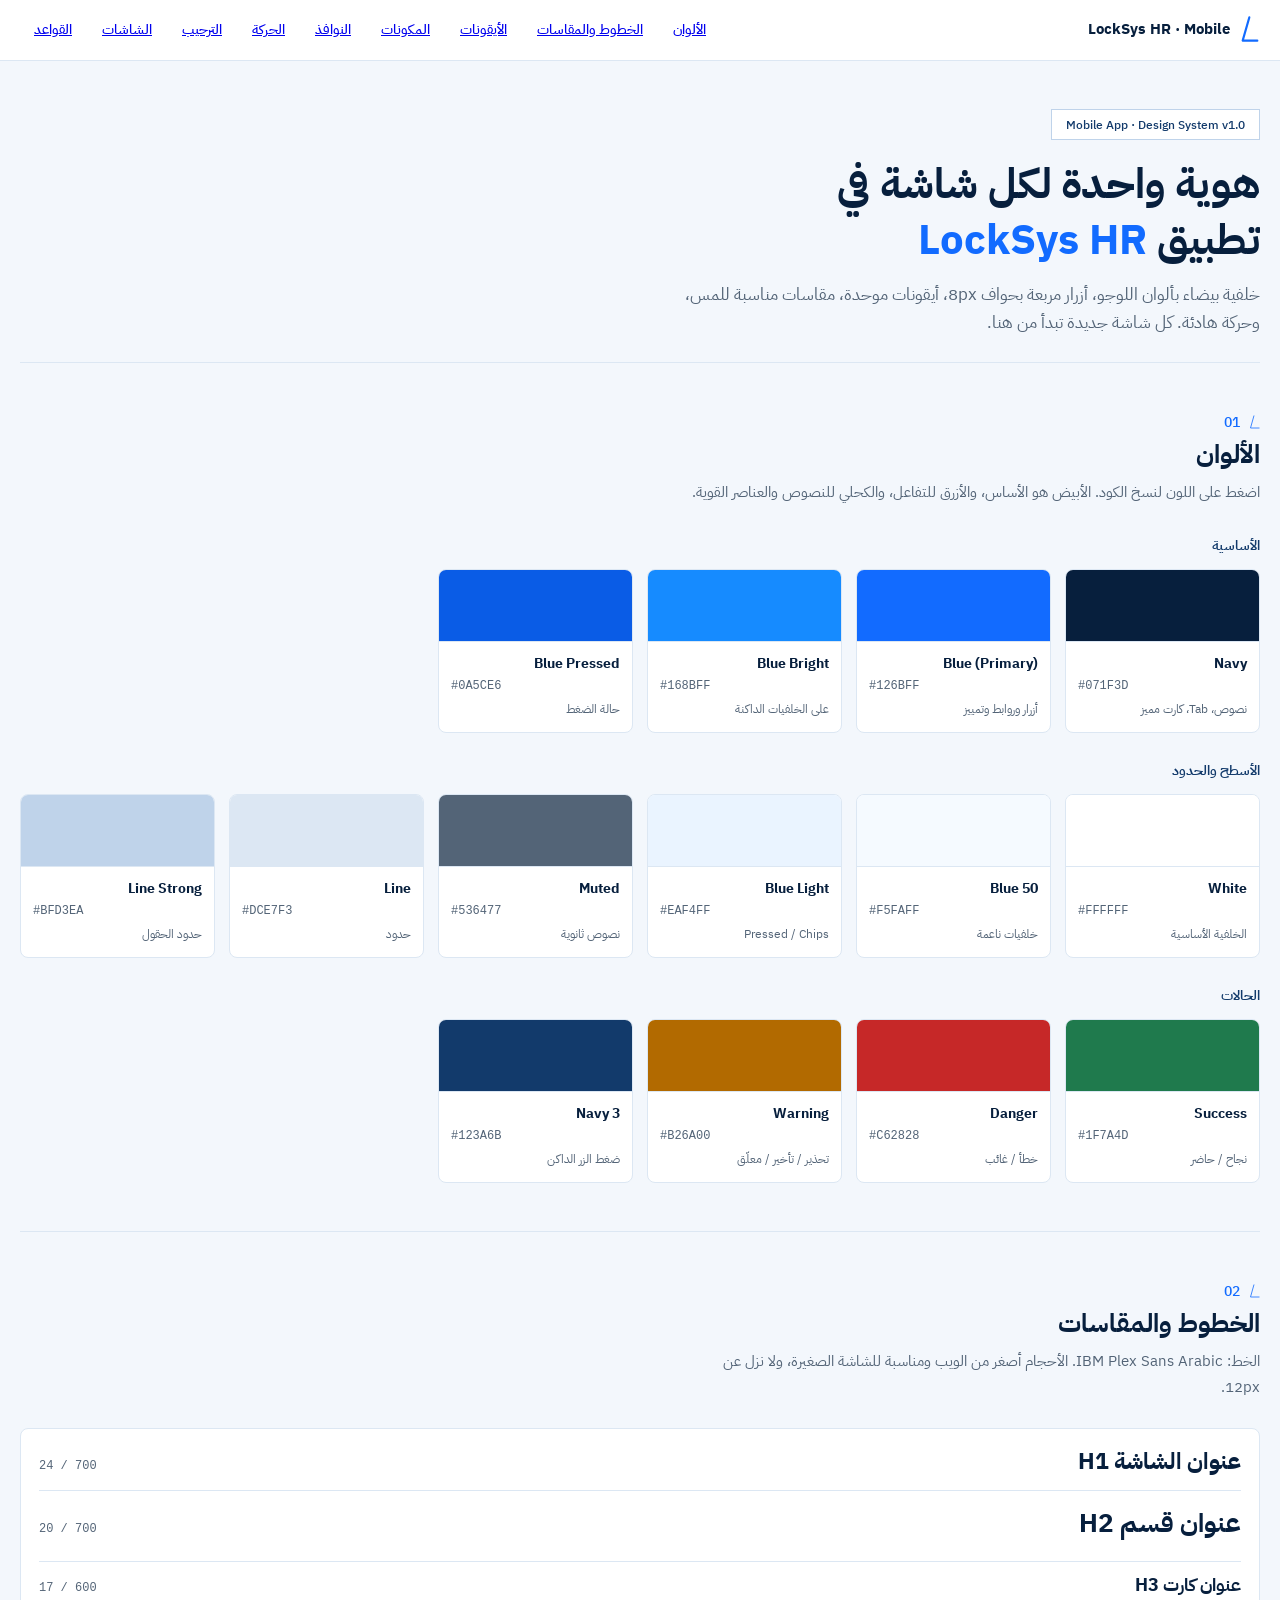
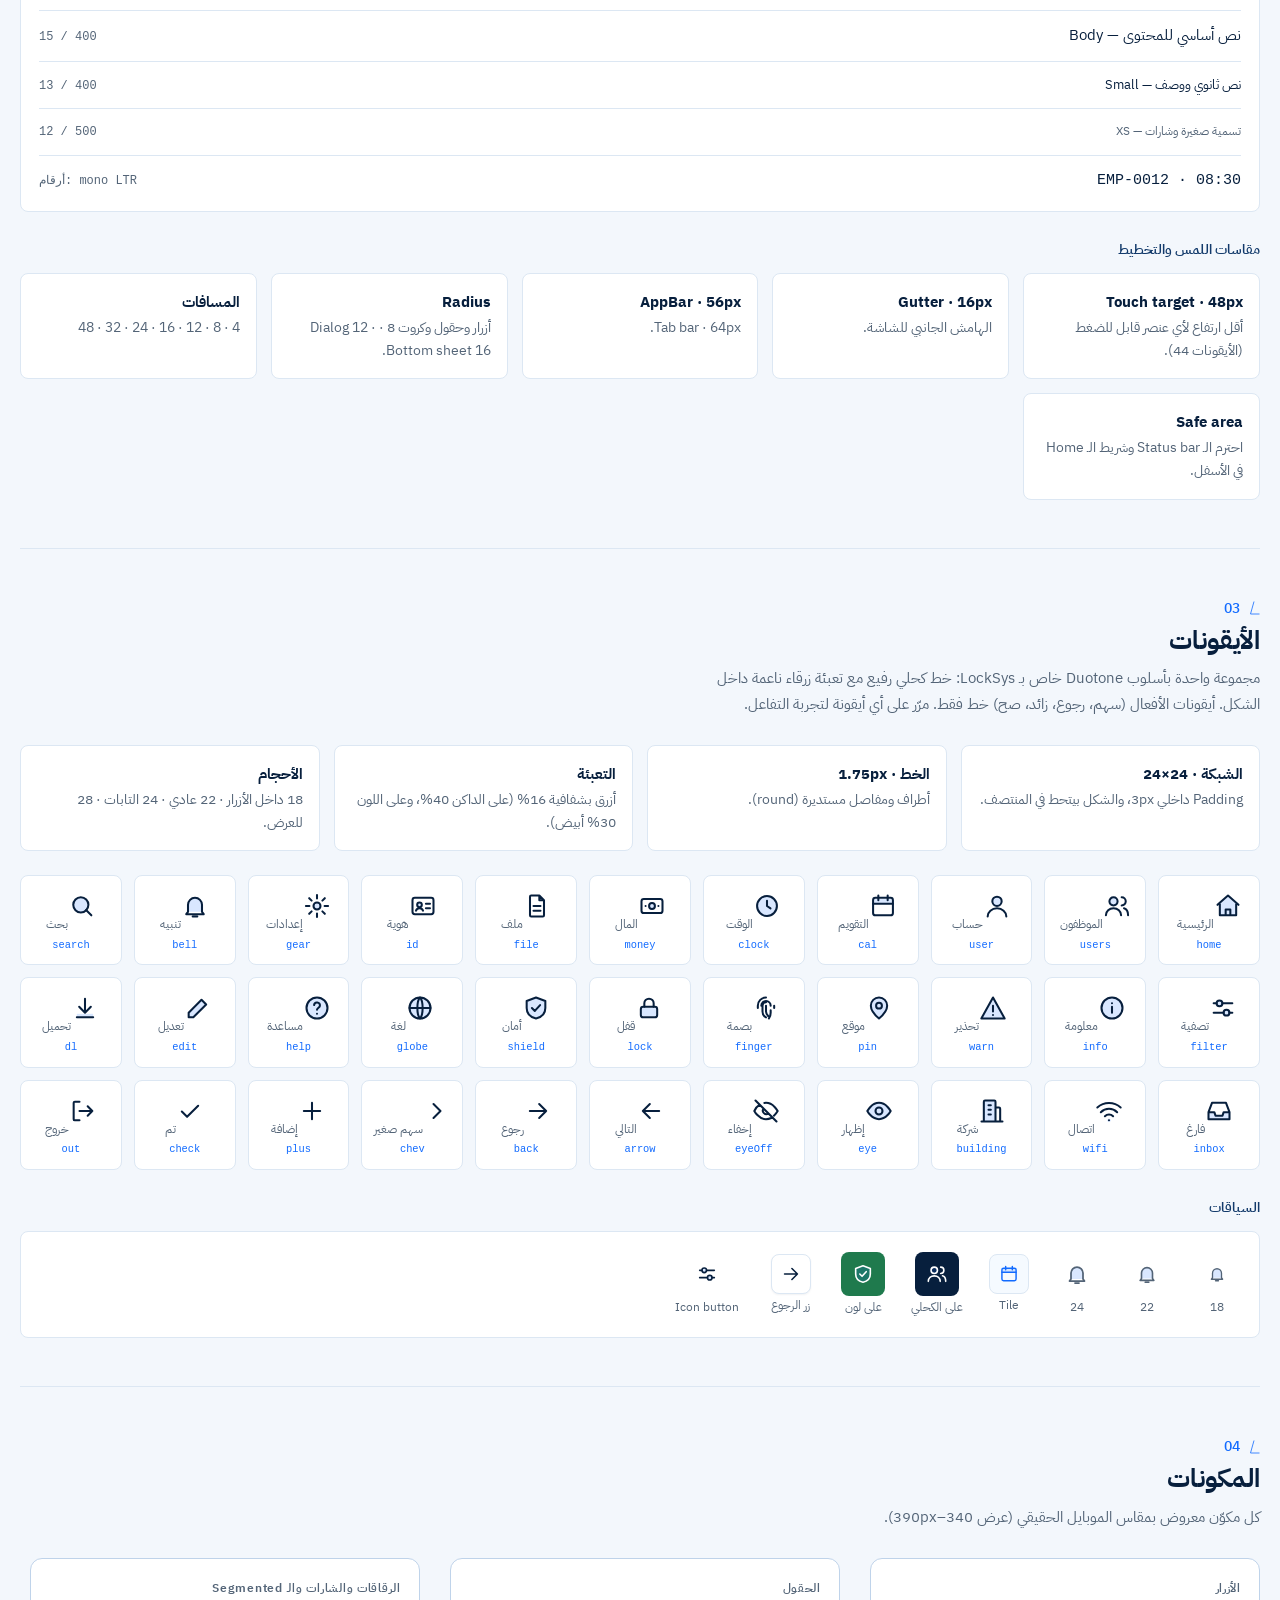
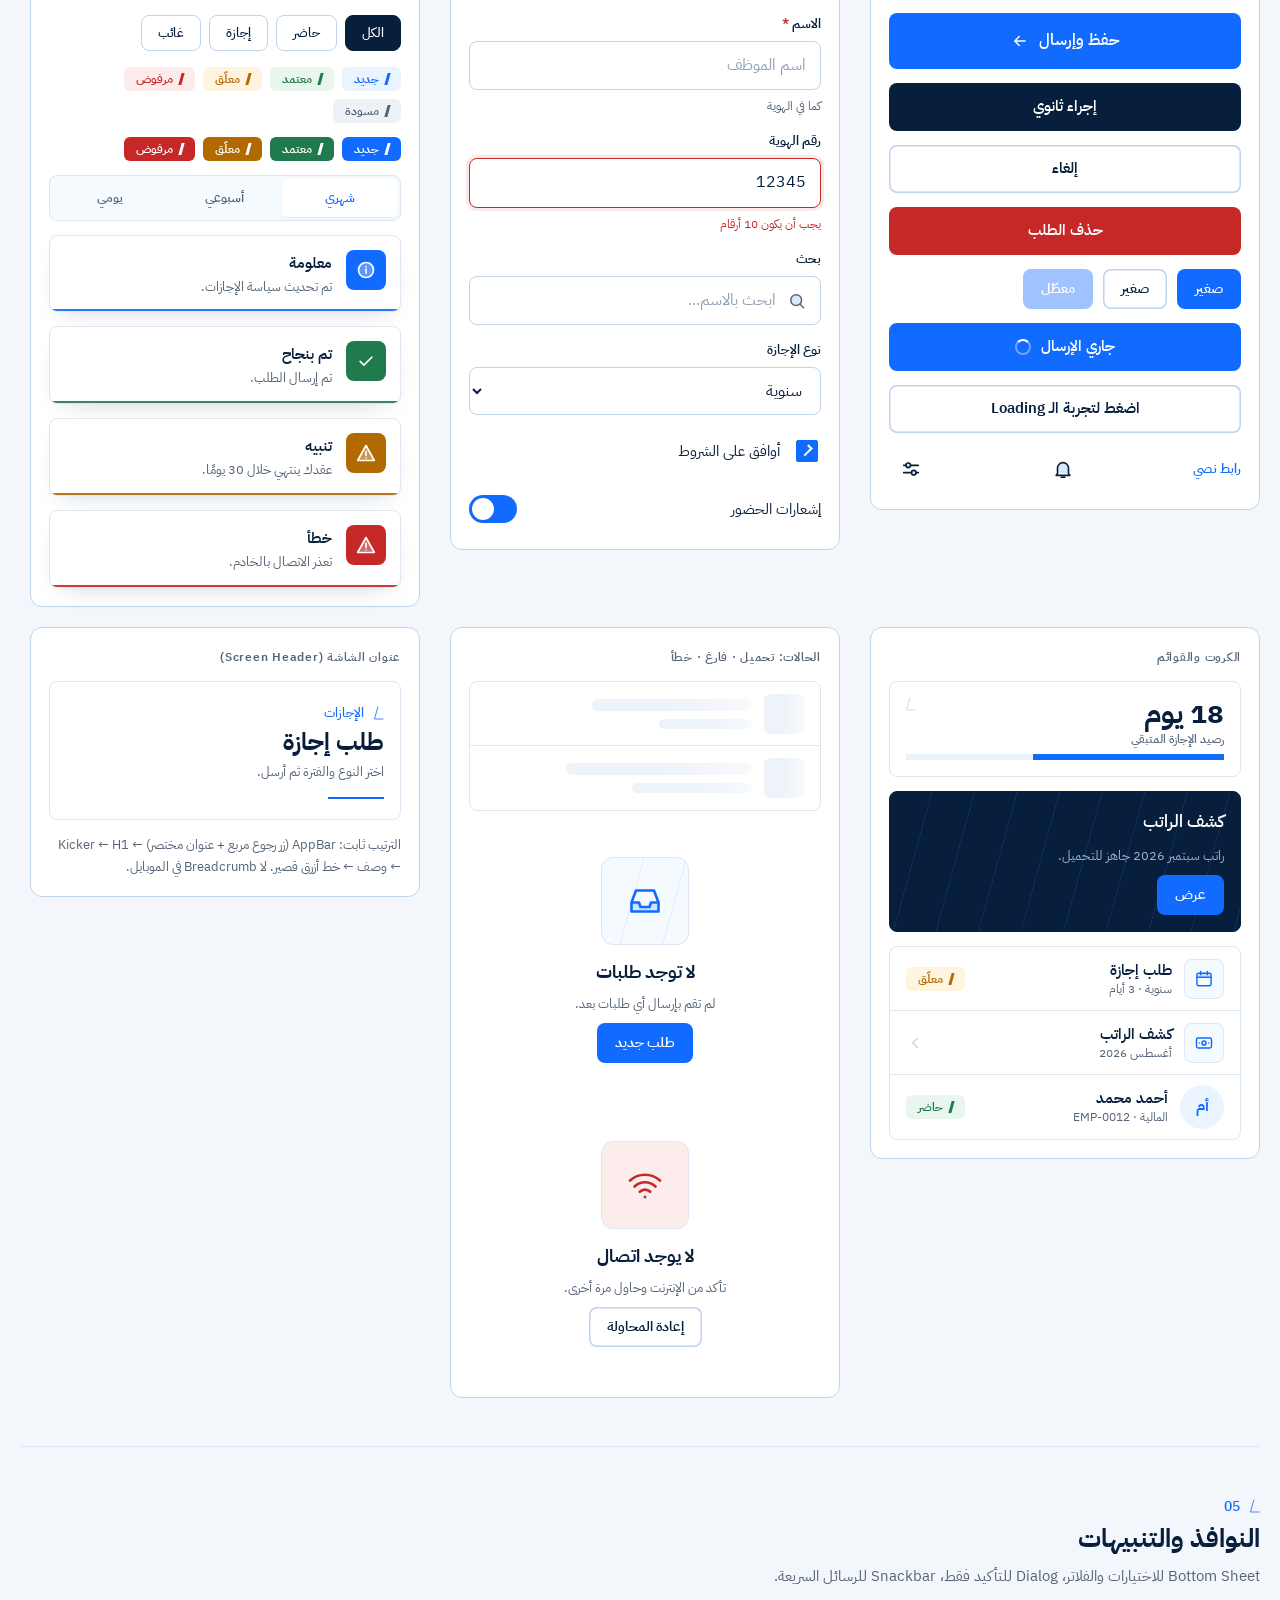
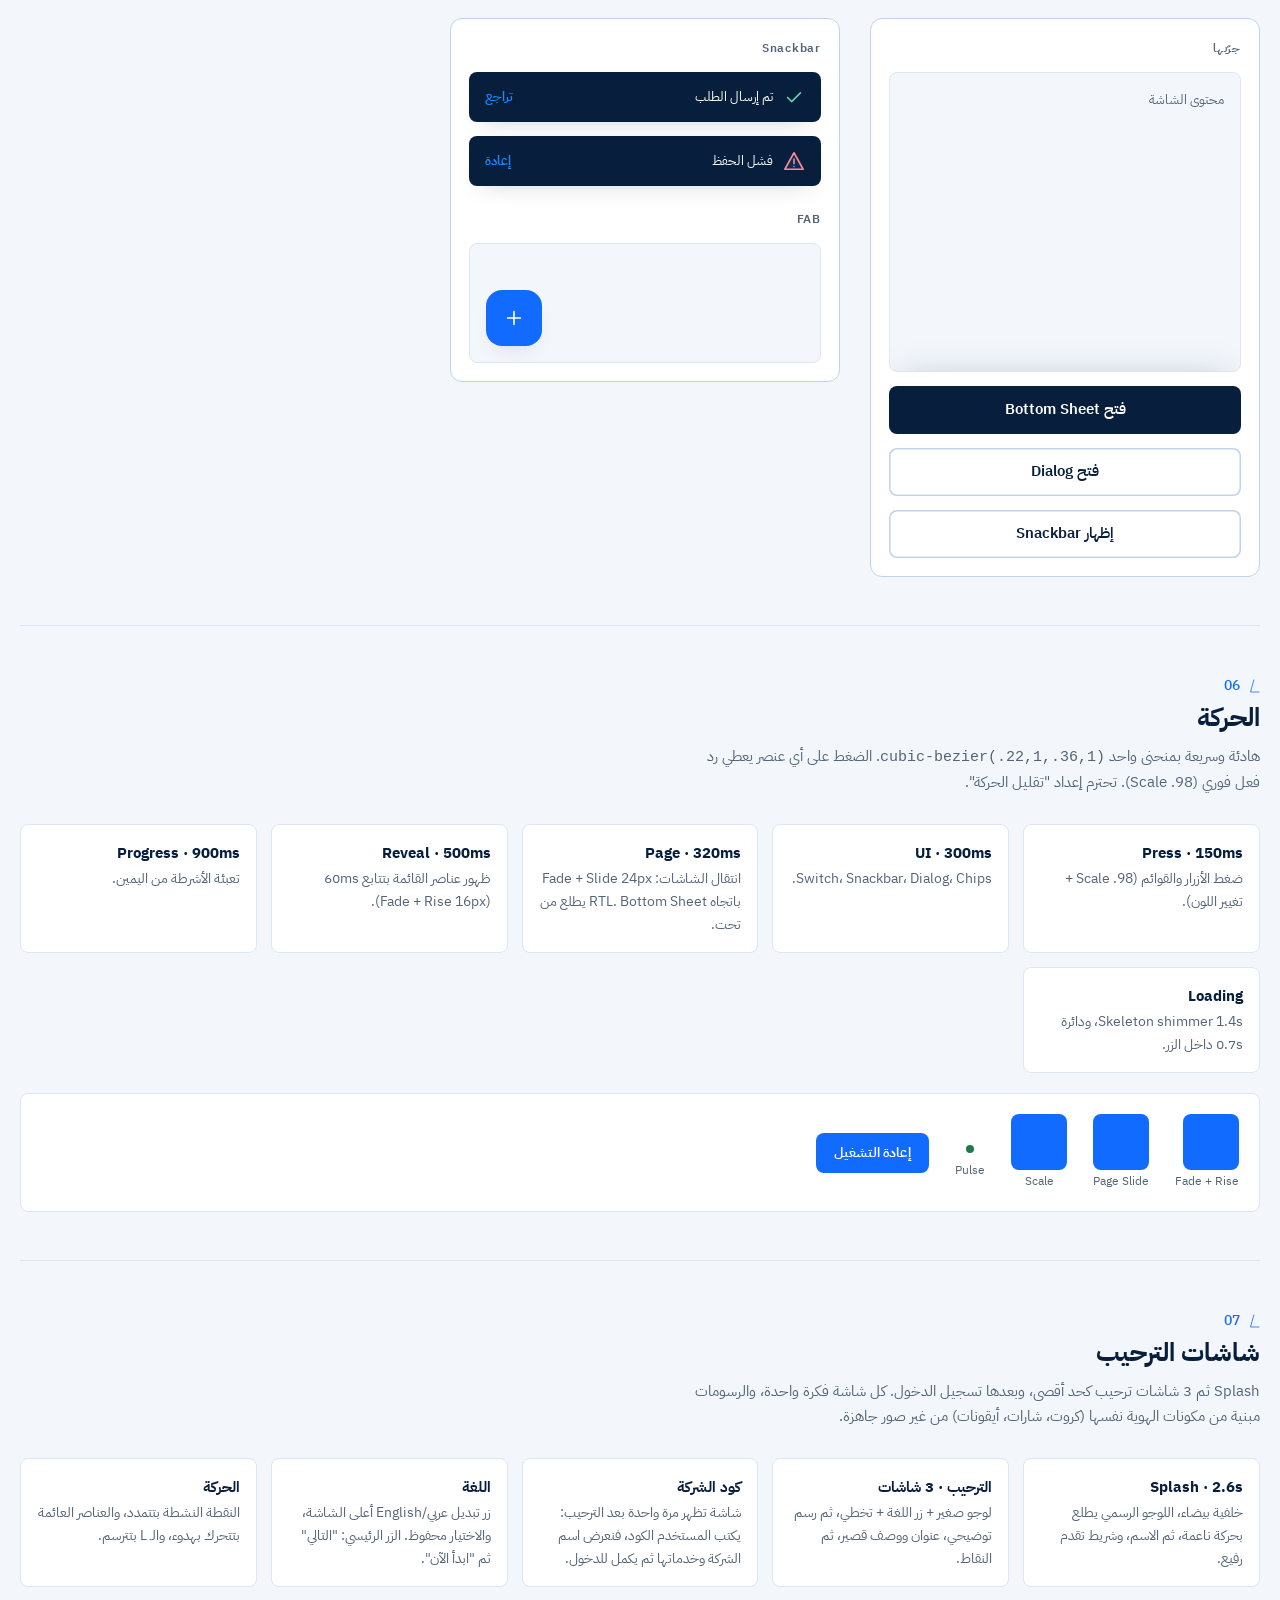
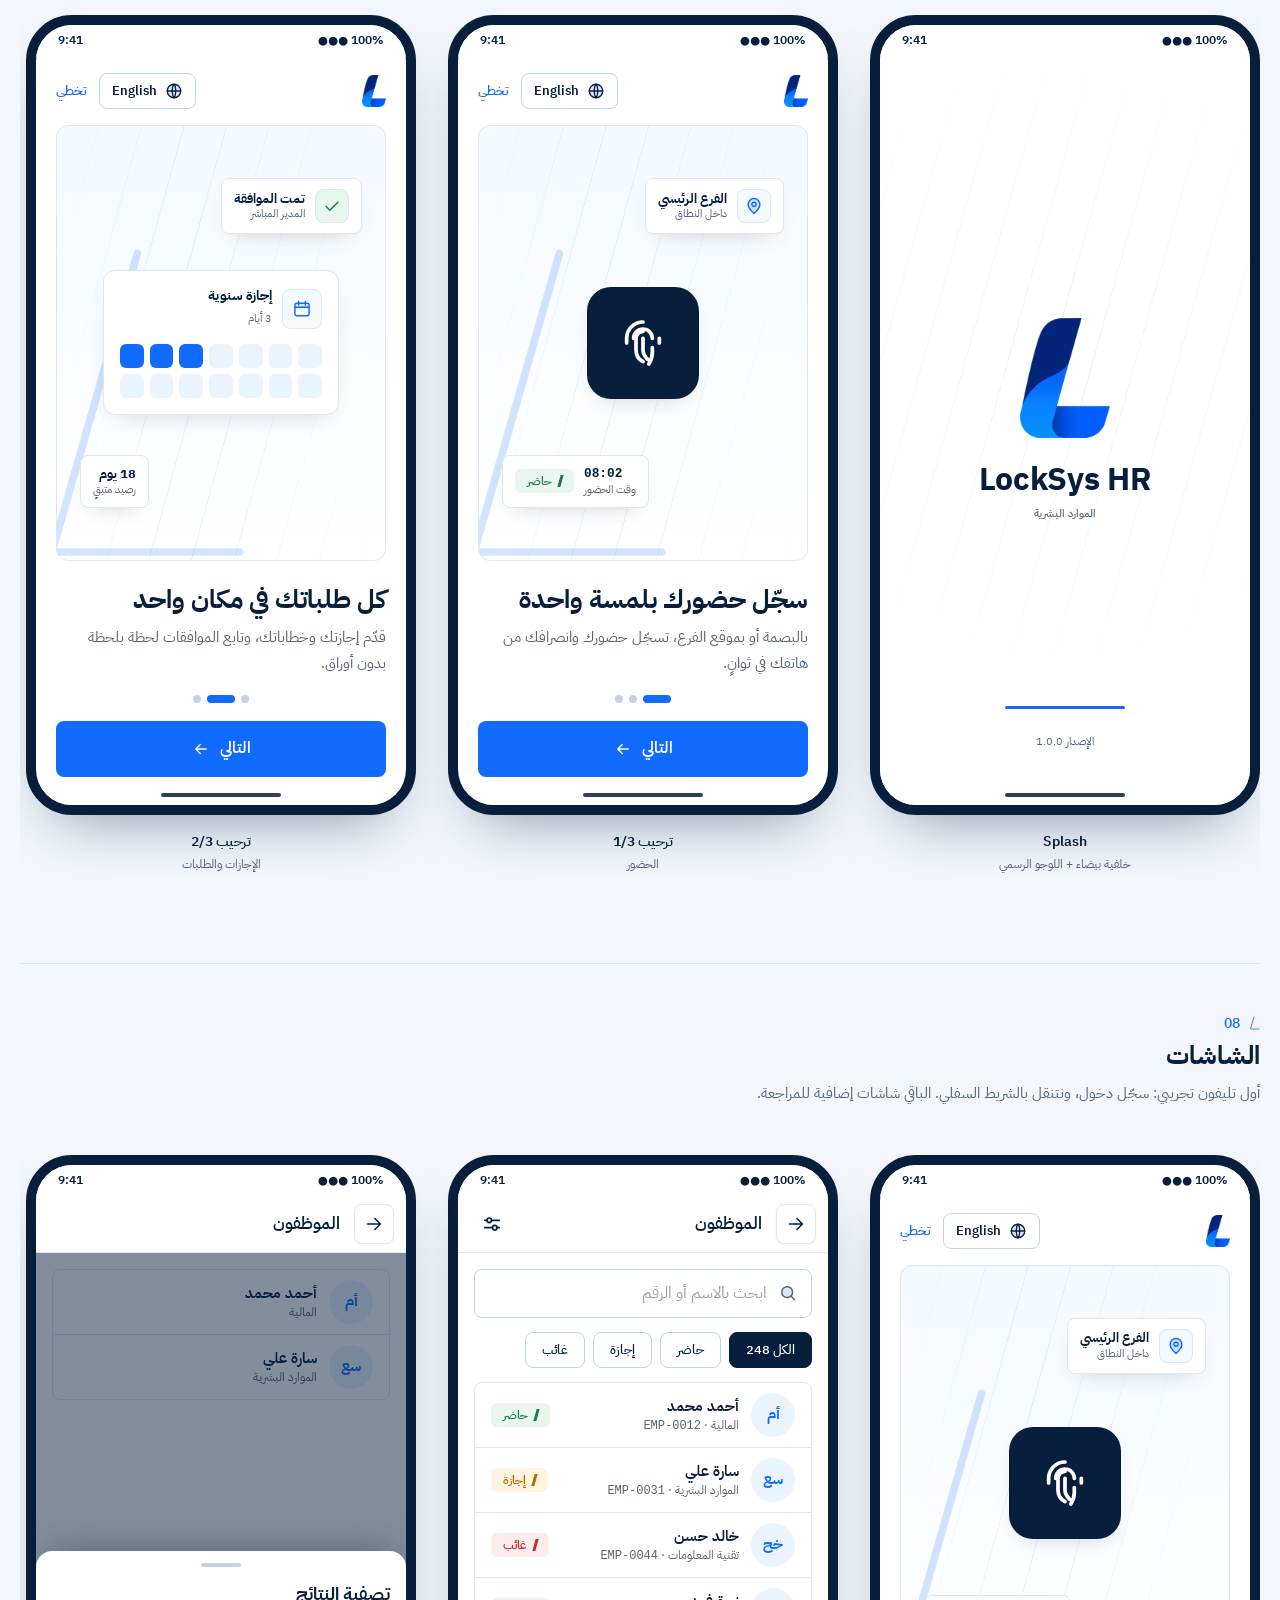
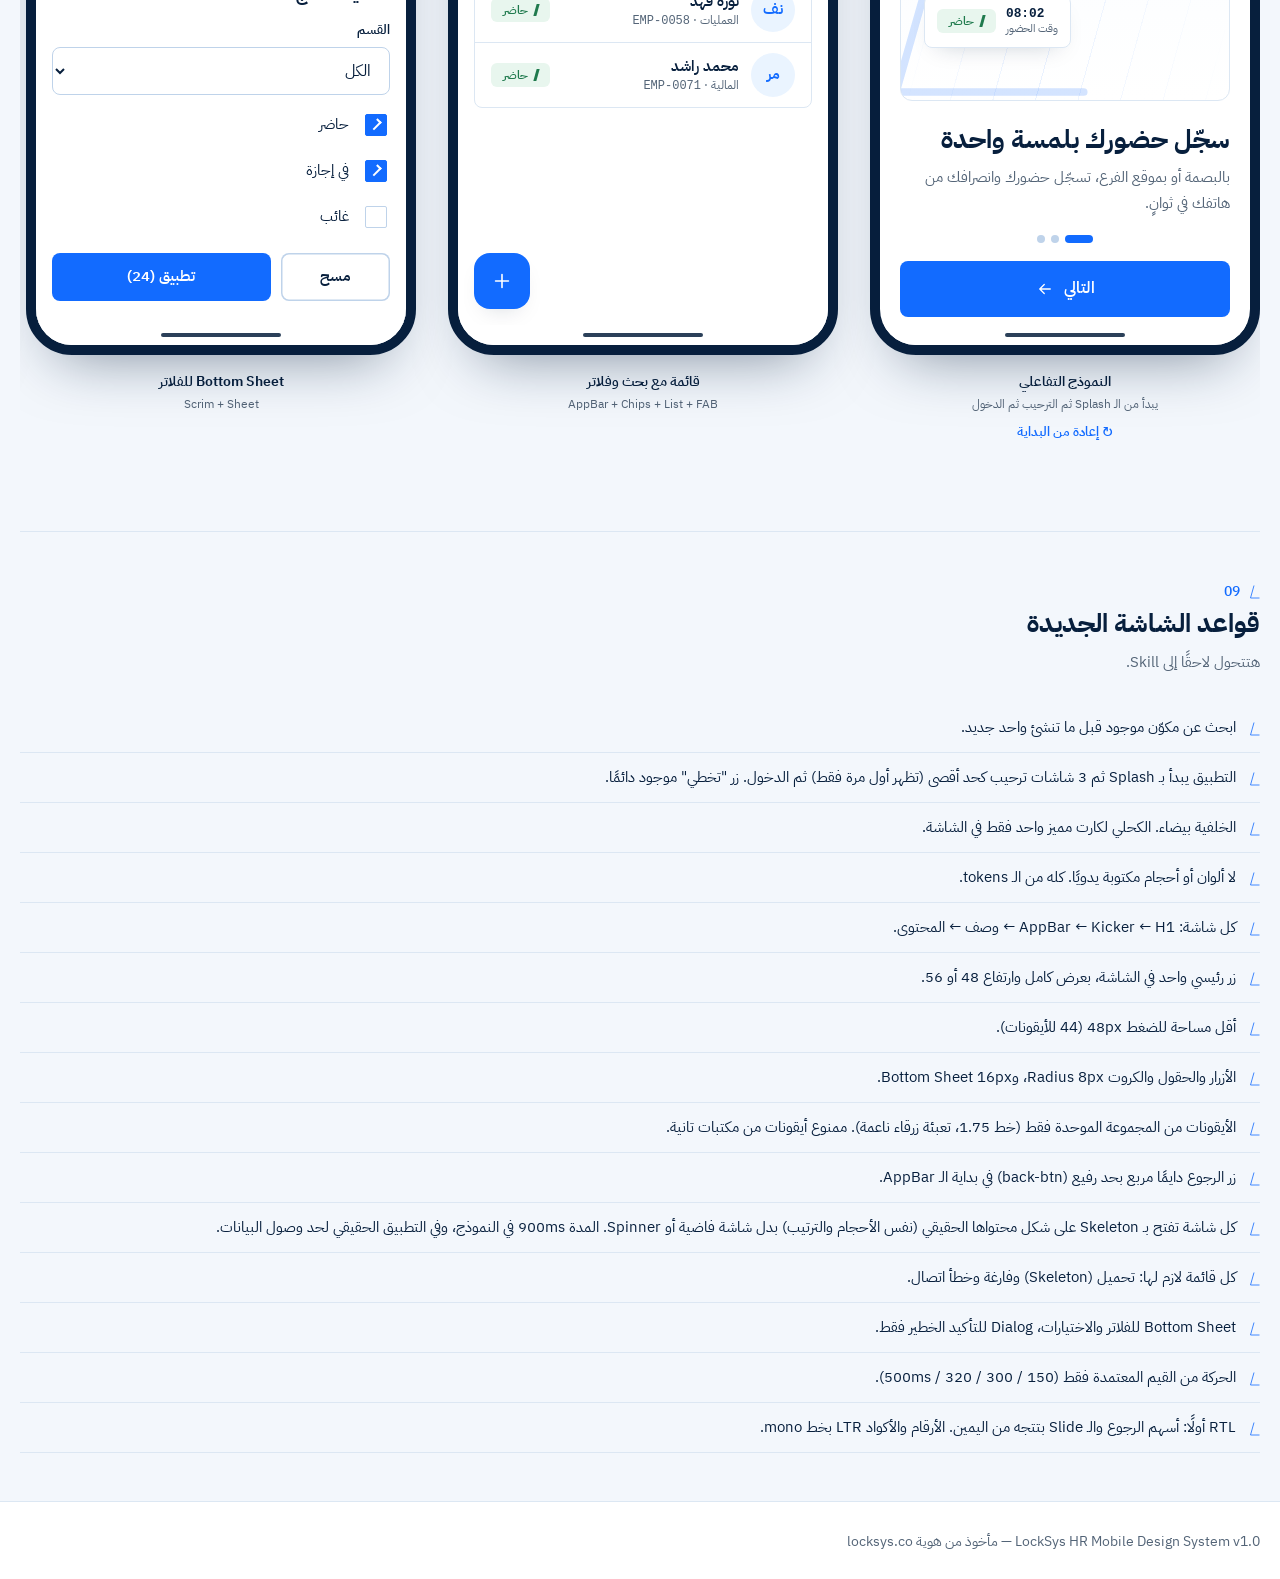
<file: design_system/index.html>
<!doctype html>
<html lang="ar" dir="rtl">
<head>
<meta charset="utf-8">
<meta name="viewport" content="width=device-width,initial-scale=1">
<title>LockSys HR Mobile Design System</title>
<link rel="preconnect" href="https://fonts.googleapis.com">
<link rel="preconnect" href="https://fonts.gstatic.com" crossorigin>
<link href="https://fonts.googleapis.com/css2?family=IBM+Plex+Sans+Arabic:wght@400;500;600;700&display=swap" rel="stylesheet">
<style>
/* ============ TOKENS (mobile) ============ */
:root{
  --navy:#071F3D;--navy-2:#0C2B53;--navy-3:#123A6B;
  --blue:#126BFF;--blue-bright:#168BFF;--blue-pressed:#0A5CE6;--blue-light:#EAF4FF;--blue-50:#F5FAFF;
  --white:#fff;--text:#071F3D;--muted:#536477;--line:#DCE7F3;--line-strong:#BFD3EA;
  --on-navy:#E8F1FF;--on-navy-muted:#9DB3CF;
  --danger:#C62828;--danger-bg:#FDECEC;--success:#1F7A4D;--success-bg:#E8F6EE;--warning:#B26A00;--warning-bg:#FFF4E0;
  --lean:15.5deg;--lean-grad:105.5deg;
  --font:"IBM Plex Sans Arabic",system-ui,"Segoe UI",Tahoma,sans-serif;
  /* type scale — mobile */
  --fs-h1:1.5rem;--fs-h2:1.25rem;--fs-h3:1.0625rem;--fs-body:.9375rem;--fs-sm:.8125rem;--fs-xs:.75rem;
  --s-1:4px;--s-2:8px;--s-3:12px;--s-4:16px;--s-5:24px;--s-6:32px;--s-7:48px;
  --gutter:16px;--touch:48px;--appbar:56px;--tabbar:64px;
  --r-xs:2px;--r-btn:8px;--r-sm:8px;--r-md:12px;--r-lg:16px;
  --sh-1:0 1px 2px rgba(7,31,61,.06);--sh-2:0 10px 24px -14px rgba(7,31,61,.25);--sh-3:0 -12px 40px -12px rgba(7,31,61,.35);
  --d-fast:150ms;--d-ui:300ms;--d-page:320ms;--d-reveal:500ms;
  --ease-out:cubic-bezier(.22,1,.36,1);
  --pat-line:rgba(18,107,255,.09);--pat-gap:40px;
  --l-tick:url("data:image/svg+xml,%3Csvg xmlns='http://www.w3.org/2000/svg' viewBox='0 0 24 28' fill='none' stroke='%23126BFF' stroke-width='1.6'%3E%3Cpath d='M12 1 5 26H23'/%3E%3C/svg%3E");
}
*,*::before,*::after{box-sizing:border-box;-webkit-tap-highlight-color:transparent}
body,h1,h2,h3,h4,p,ul{margin:0}ul{padding:0;list-style:none}
input,button,select,textarea{font:inherit;color:inherit}button{cursor:pointer;background:none;border:0;padding:0}
html{scroll-behavior:smooth}
body{font-family:var(--font);font-size:var(--fs-body);line-height:1.7;color:var(--text);background:#F3F7FC;-webkit-font-smoothing:antialiased}
h1,h2,h3{line-height:1.35;font-weight:700;color:var(--navy)}
.i{width:22px;height:22px;flex:none;fill:none;stroke:currentColor;stroke-width:1.75;stroke-linecap:round;stroke-linejoin:round;--ic-fill:rgba(18,107,255,.16)}
.pattern{background-image:repeating-linear-gradient(var(--lean-grad),transparent 0 var(--pat-gap),var(--pat-line) var(--pat-gap) calc(var(--pat-gap) + 1px))}
.mono{font-family:ui-monospace,Consolas,monospace;direction:ltr;unicode-bidi:isolate}

/* ============ MOBILE COMPONENTS ============ */
/* Buttons — full width on mobile, 48px touch, cut corner */
.btn{--bg:var(--blue);--fg:#fff;--ic-fill:rgba(255,255,255,.3);border-radius:var(--r-btn);position:relative;isolation:isolate;display:flex;align-items:center;justify-content:center;gap:10px;width:100%;min-height:var(--touch);padding-inline:22px;font-weight:600;font-size:.95rem;color:var(--fg);transition:transform var(--d-fast) var(--ease-out)}
.btn::before{content:"";position:absolute;inset:0;z-index:-1;background:var(--bg);border-radius:inherit;transition:background-color var(--d-fast)}
.btn .i{width:18px;height:18px}
.btn:active{transform:scale(.98)}.btn:active::before{background:var(--blue-pressed)}
.btn--navy{--bg:var(--navy)}.btn--navy:active::before{background:var(--navy-3)}
.btn--danger{--bg:var(--danger)}
.btn--ghost{--bg:transparent;--fg:var(--navy);--ic-fill:rgba(18,107,255,.16)}
.btn--ghost::before{box-shadow:inset 0 0 0 1.5px var(--line-strong)}
.btn--ghost:active::before{background:var(--blue-50)}
.btn--sm{min-height:40px;width:auto;padding-inline:18px;font-size:.85rem}
.btn--lg{min-height:56px;font-size:1rem}
.btn--inline{width:auto}
.btn:disabled{opacity:.4;pointer-events:none}
.btn.is-loading{pointer-events:none}.btn.is-loading .i{display:none}
.btn.is-loading::after{content:"";width:16px;height:16px;border-radius:50%;border:2px solid rgba(255,255,255,.4);border-top-color:#fff;animation:spin .7s linear infinite}
.btn--ghost.is-loading::after{border-color:var(--line-strong);border-top-color:var(--blue)}
@keyframes spin{to{transform:rotate(360deg)}}
.icon-btn{display:inline-grid;place-items:center;width:44px;height:44px;border-radius:var(--r-btn);color:var(--navy);transition:background var(--d-fast)}
.icon-btn:active{background:var(--blue-light)}
.text-link{font-weight:600;color:var(--blue);font-size:var(--fs-sm)}
.fab{position:absolute;inset-inline-end:16px;bottom:calc(var(--tabbar) + 16px);width:56px;height:56px;display:grid;place-items:center;color:#fff;background:var(--blue);border-radius:16px;--ic-fill:rgba(255,255,255,.3);box-shadow:var(--sh-2);transition:transform var(--d-fast)}
.fab:active{transform:scale(.94)}

/* Inputs */
.field{display:flex;flex-direction:column;gap:6px}
.field label{font-size:var(--fs-sm);font-weight:600;color:var(--navy)}.field label em{color:var(--danger);font-style:normal}
.input{width:100%;min-height:var(--touch);padding:10px 14px;background:#fff;border:1px solid var(--line-strong);border-radius:var(--r-sm);font-size:1rem;transition:border-color var(--d-fast),box-shadow var(--d-fast)}
.input::placeholder{color:#8fa1b6}
.input:focus{outline:0;border-color:var(--blue);box-shadow:0 0 0 3px rgba(18,107,255,.15)}
.field.is-error .input{border-color:var(--danger);box-shadow:0 0 0 3px rgba(198,40,40,.1)}
.field__hint{font-size:var(--fs-xs);color:var(--muted)}
.field__error{font-size:var(--fs-xs);color:var(--danger);display:none}.field.is-error .field__error{display:block}
textarea.input{min-height:96px;resize:none}
.input-icon{position:relative}.input-icon .i{position:absolute;inset-inline-start:14px;top:50%;transform:translateY(-50%);color:var(--muted);width:20px;height:20px}
.input-icon .input{padding-inline-start:44px}
.check{display:flex;align-items:center;gap:12px;min-height:44px;font-size:var(--fs-body)}
.check input{appearance:none;width:22px;height:22px;border:1.5px solid var(--line-strong);border-radius:var(--r-xs);display:grid;place-items:center;background:#fff;transition:all var(--d-fast)}
.check input:checked{background:var(--blue);border-color:var(--blue)}
.check input:checked::after{content:"";width:11px;height:6px;border:2px solid #fff;border-top:0;border-inline-end:0;transform:rotate(-45deg) translateY(-1px)}
.switch{position:relative;width:48px;height:28px;background:var(--line-strong);border-radius:99px;transition:background var(--d-ui);flex:none}
.switch::after{content:"";position:absolute;top:3px;inset-inline-start:3px;width:22px;height:22px;background:#fff;border-radius:50%;transition:transform var(--d-ui) var(--ease-out);box-shadow:var(--sh-1)}
.switch.is-on{background:var(--blue)}.switch.is-on::after{transform:translateX(-20px)}

/* Chips / Badges / Segmented */
.chips{display:flex;gap:8px;overflow-x:auto;scrollbar-width:none;padding-block:2px}.chips::-webkit-scrollbar{display:none}
.chip{flex:none;min-height:36px;padding:0 16px;border:1px solid var(--line-strong);font-size:var(--fs-sm);font-weight:500;color:var(--navy);display:inline-flex;align-items:center;border-radius:var(--r-btn);transition:all var(--d-fast)}
.chip.is-active{background:var(--navy);border-color:var(--navy);color:#fff}
.badge{--c:var(--blue);--bg:var(--blue-light);position:relative;isolation:isolate;display:inline-flex;align-items:center;gap:7px;padding:3px 12px 3px 12px;font-size:var(--fs-xs);font-weight:600;line-height:1.5;color:var(--c);white-space:nowrap}
.badge::after{content:"";position:absolute;inset:0;z-index:-1;background:var(--bg);border-radius:6px}
.badge::before{content:"";width:3px;height:12px;background:var(--c);transform:skewX(calc(var(--lean) * -1));flex:none}
.badge--success{--c:var(--success);--bg:var(--success-bg)}.badge--danger{--c:var(--danger);--bg:var(--danger-bg)}.badge--warning{--c:var(--warning);--bg:var(--warning-bg)}.badge--muted{--c:var(--muted);--bg:#EEF2F7}
.badge--solid{color:#fff}.badge--solid::before{background:#fff}.badge--solid::after{background:var(--c)}
.seg{display:flex;background:var(--blue-50);border:1px solid var(--line);padding:3px;border-radius:var(--r-sm)}
.seg button{flex:1;min-height:38px;font-size:var(--fs-sm);font-weight:600;color:var(--muted);border-radius:4px;transition:all var(--d-ui) var(--ease-out)}
.seg button.is-active{background:#fff;color:var(--blue);box-shadow:var(--sh-1)}

/* Cards */
.card{position:relative;background:#fff;border:1px solid var(--line);border-radius:var(--r-sm);padding:16px;display:flex;flex-direction:column;gap:var(--s-2);transition:transform var(--d-fast),border-color var(--d-fast)}
.card::before{content:"";position:absolute;inset-block-start:14px;inset-inline-end:14px;width:12px;height:15px;background:var(--l-tick) no-repeat center/contain;opacity:.3}
.card.tappable:active{transform:scale(.985);border-color:var(--line-strong)}
.card--navy{background:var(--navy);border-color:var(--navy);color:var(--on-navy);overflow:hidden}
.card--navy .pattern{position:absolute;inset:0;--pat-line:rgba(22,139,255,.16);pointer-events:none}.card--navy>*{position:relative}
.card--navy::before{display:none}
.card__title{font-size:var(--fs-h3);font-weight:600;color:var(--navy)}.card--navy .card__title{color:#fff}
.card p{color:var(--muted);font-size:var(--fs-sm)}.card--navy p{color:var(--on-navy-muted)}
.stat{font-size:1.75rem;font-weight:700;line-height:1.2;color:var(--navy)}.stat small{display:block;font-size:var(--fs-xs);font-weight:500;color:var(--muted)}
.trend{font-size:var(--fs-xs);font-weight:600;color:var(--success)}.trend.down{color:var(--danger)}
.bar{height:6px;background:var(--blue-light);position:relative;overflow:hidden}
.bar i{position:absolute;inset-block:0;inset-inline-start:0;width:var(--v);background:var(--blue);transform-origin:right;animation:fill 900ms var(--ease-out) both}
@keyframes fill{from{transform:scaleX(0)}}

/* List tile */
.list{background:#fff;border:1px solid var(--line);border-radius:var(--r-sm);overflow:hidden}
.tile{display:flex;align-items:center;gap:12px;min-height:64px;padding:10px 16px;border-bottom:1px solid var(--line);transition:background var(--d-fast);width:100%;text-align:start}
.tile:last-child{border-bottom:0}.tile:active{background:var(--blue-50)}
.tile__icon{width:40px;height:40px;display:grid;place-items:center;background:var(--blue-50);border:1px solid var(--line);border-radius:var(--r-sm);color:var(--blue);flex:none;--ic-fill:rgba(18,107,255,.2)}
.tile__icon .i{width:20px;height:20px}
.tile__body{flex:1;min-width:0}.tile__body b{display:block;font-weight:600;line-height:1.4;font-size:var(--fs-body)}.tile__body small{color:var(--muted);font-size:var(--fs-xs);display:block;line-height:1.4}
.tile .chev{width:18px;height:18px;color:var(--line-strong);transform:scaleX(-1)}
.avatar{width:44px;height:44px;border-radius:50%;background:var(--blue-light);color:var(--blue);display:inline-grid;place-items:center;font-weight:700;flex:none}
.avatar--lg{width:72px;height:72px;font-size:1.4rem}

/* Alerts / Snackbar / Sheet / Dialog */
.alert{--c:var(--blue);--bg:var(--blue-50);position:relative;display:flex;align-items:flex-start;gap:14px;padding:14px;background:#fff;border:1px solid var(--line);border-radius:var(--r-sm);box-shadow:var(--sh-2);font-size:var(--fs-sm);color:var(--muted);line-height:1.6;overflow:hidden}
.alert::after{content:"";position:absolute;inset-inline:0;bottom:0;height:2px;background:var(--c);opacity:.9}
.alert>.i{width:40px;height:40px;padding:10px;background:var(--c);color:#fff;border-radius:var(--r-btn);--ic-fill:rgba(255,255,255,.3);flex:none;stroke-width:2}
.alert>div{flex:1;min-width:0;padding-top:1px}
.alert b{display:block;margin-bottom:2px;font-size:var(--fs-body);font-weight:600;color:var(--navy)}
.alert--success{--c:var(--success)}.alert--warning{--c:var(--warning)}.alert--danger{--c:var(--danger)}
.snack{background:var(--navy);color:#fff;padding:14px 16px;border-radius:var(--r-sm);display:flex;align-items:center;gap:10px;font-size:var(--fs-sm);box-shadow:var(--sh-2)}
.snack a{margin-inline-start:auto;color:var(--blue-bright);font-weight:600}
.scrim{position:absolute;inset:0;background:rgba(7,31,61,.5);opacity:0;pointer-events:none;transition:opacity var(--d-ui);z-index:20}
.scrim.open{opacity:1;pointer-events:auto}
.sheet{position:absolute;inset-inline:0;bottom:0;background:#fff;border-radius:var(--r-lg) var(--r-lg) 0 0;padding:12px 16px 24px;transform:translateY(105%);transition:transform var(--d-page) var(--ease-out);z-index:21;box-shadow:var(--sh-3)}
.sheet.open{transform:none}
.sheet::before{content:"";display:block;width:40px;height:4px;background:var(--line-strong);border-radius:4px;margin:0 auto 16px}
.sheet h3{margin-bottom:12px}
.dialog{position:absolute;inset-inline:24px;top:50%;background:#fff;border-radius:var(--r-md);padding:22px;z-index:22;transform:translateY(-50%) scale(.94);opacity:0;pointer-events:none;transition:all var(--d-ui) var(--ease-out)}
.dialog.open{transform:translateY(-50%);opacity:1;pointer-events:auto}
.dialog::before{content:"";position:absolute;inset-inline:0;top:0;height:3px;background:var(--blue);border-radius:var(--r-md) var(--r-md) 0 0}
.dialog p{color:var(--muted);font-size:var(--fs-sm);margin:6px 0 18px}
.dialog .two{display:grid;grid-template-columns:1fr 1fr;gap:10px}
.skel{background:linear-gradient(90deg,#EEF3F9 25%,#F7FAFD 50%,#EEF3F9 75%);background-size:200% 100%;animation:shimmer 1.4s linear infinite;border-radius:6px}
@keyframes shimmer{to{background-position:-200% 0}}
.sk-wrap{display:none}
.pg.is-loading .sk-wrap{display:block}
.pg.is-loading .body>:not(.sk-wrap){display:none}
.empty{text-align:center;padding:32px 24px;display:flex;flex-direction:column;align-items:center;gap:8px}
.empty .art{width:88px;height:88px;border:1px solid var(--line);background:var(--blue-50);display:grid;place-items:center;color:var(--blue);margin-bottom:8px;position:relative;overflow:hidden}
.empty .art .pattern{position:absolute;inset:0}.empty .art .i{width:36px;height:36px;position:relative}
.empty p{color:var(--muted);font-size:var(--fs-sm);max-width:26ch}
.pulse-dot{width:8px;height:8px;border-radius:50%;background:var(--success);display:inline-block;animation:pulse 2.4s infinite}
@keyframes pulse{0%{box-shadow:0 0 0 0 rgba(31,122,77,.45)}70%,100%{box-shadow:0 0 0 8px rgba(31,122,77,0)}}

/* ---- App shell ---- */
.phone{width:390px;height:800px;background:#fff;border:10px solid var(--navy);border-radius:46px;overflow:hidden;position:relative;display:flex;flex-direction:column;box-shadow:0 30px 60px -30px rgba(7,31,61,.5);flex:none;isolation:isolate}
.status{height:32px;display:flex;justify-content:space-between;align-items:center;padding:0 22px;font-size:.72rem;font-weight:600;background:#fff;flex:none;direction:ltr}
.status.on-dark{background:var(--navy);color:#fff}
.appbar{height:var(--appbar);display:flex;align-items:center;gap:4px;padding-inline:8px 12px;background:#fff;border-bottom:1px solid var(--line);flex:none}
.appbar h1{font-size:1.0625rem;flex:1;font-weight:600;padding-inline:4px}
.appbar .brand{display:flex;align-items:center;gap:10px;flex:1;padding-inline-start:8px}
.appbar .brand svg{width:22px;height:30px;color:var(--blue)}.appbar .brand b{font-size:1.05rem;line-height:1}.appbar .brand small{display:block;font-size:.6rem;letter-spacing:.14em;color:var(--muted);margin-top:2px}
.body{flex:1;overflow-y:auto;position:relative;scrollbar-width:none;background:#fff}.body::-webkit-scrollbar{display:none}
.pad{padding:var(--gutter);display:flex;flex-direction:column;gap:var(--s-4)}
.pg{display:none;flex-direction:column;flex:1;min-height:0}.pg.on{display:flex;animation:pgIn var(--d-page) var(--ease-out)}
@keyframes pgIn{from{opacity:0;transform:translateX(-24px)}}
.tabbar{height:var(--tabbar);display:grid;grid-template-columns:repeat(4,1fr);background:rgba(255,255,255,.94);backdrop-filter:blur(14px);border-top:1px solid var(--line);flex:none;position:relative;z-index:5}
.tabbar button{display:flex;flex-direction:column;align-items:center;justify-content:center;gap:3px;font-size:.68rem;font-weight:500;color:var(--muted);position:relative;transition:color var(--d-fast)}
.tabbar button .i{width:23px;height:23px;transition:transform var(--d-ui) var(--ease-out)}
.tabbar button.is-active{color:var(--blue);font-weight:600}.tabbar button.is-active .i{transform:translateY(-2px)}
.tabbar button.is-active::before{content:"";position:absolute;top:0;width:28px;height:2px;background:var(--blue);transform:skewX(calc(var(--lean) * -1));animation:grow var(--d-ui) var(--ease-out)}
@keyframes grow{from{transform:scaleX(0) skewX(calc(var(--lean) * -1))}}
.badge-dot{position:absolute;top:8px;inset-inline-end:calc(50% - 18px);min-width:16px;height:16px;padding:0 4px;background:var(--danger);color:#fff;border-radius:99px;font-size:.6rem;display:grid;place-items:center;font-weight:700}
.homebar{height:20px;display:grid;place-items:center;background:#fff;flex:none}.homebar::after{content:"";width:120px;height:4px;border-radius:4px;background:var(--navy);opacity:.85}

/* Screen header (title pattern for mobile) */
.hd{padding:20px var(--gutter) 4px}
.hd .kicker{display:flex;align-items:center;gap:8px;color:var(--blue);font-size:var(--fs-sm);font-weight:500}
.hd .kicker::before{content:"";width:12px;height:15px;background:var(--l-tick) no-repeat center/contain}
.hd h1{font-size:var(--fs-h1);margin-top:2px}.hd p{color:var(--muted);font-size:var(--fs-sm);margin-top:2px}
.hd::after{content:"";display:block;width:56px;height:2px;background:var(--blue);margin-top:14px;transform-origin:right;animation:draw .9s var(--ease-out) both}
@keyframes draw{from{transform:scaleX(0)}}
.section-title{display:flex;justify-content:space-between;align-items:baseline}.section-title h3{font-size:var(--fs-h3)}
.grid2{display:grid;grid-template-columns:1fr 1fr;gap:12px}
.stagger>*{animation:rise var(--d-reveal) var(--ease-out) both}
.stagger>*:nth-child(2){animation-delay:60ms}.stagger>*:nth-child(3){animation-delay:120ms}.stagger>*:nth-child(4){animation-delay:180ms}.stagger>*:nth-child(5){animation-delay:240ms}.stagger>*:nth-child(6){animation-delay:300ms}
@keyframes rise{from{opacity:0;transform:translateY(16px)}}
.clock-card{background:var(--navy);color:#fff;padding:20px;position:relative;overflow:hidden;border-radius:var(--r-sm)}
.clock-card .pattern{position:absolute;inset:0;--pat-line:rgba(22,139,255,.16)}.clock-card>*{position:relative}
.clock-time{font-size:2.6rem;font-weight:700;line-height:1.1;direction:ltr;text-align:start;letter-spacing:-.01em}
.login-art{background:linear-gradient(180deg,var(--blue-50),#fff);position:relative;overflow:hidden;padding:12px 20px 20px;flex:none;display:flex;flex-direction:column;align-items:center;text-align:center;gap:8px}
.login-art .pattern{position:absolute;inset:0;-webkit-mask-image:linear-gradient(to left,transparent,#000 60%,transparent);mask-image:linear-gradient(to left,transparent,#000 60%,transparent)}.login-art>*{position:relative}.login-art>.pattern{position:absolute}
.login-art h2{font-size:1.75rem;margin:0;direction:ltr}
.login-logo{width:78px;height:104px;margin-top:4px}
.login-art p{color:var(--muted);font-size:var(--fs-sm);max-width:30ch;margin:0}

/* icons & account additions */
.card--navy,.clock-card,.side{--ic-fill:rgba(22,139,255,.4)}
.snack{--ic-fill:rgba(255,255,255,.25)}
.tabbar button.is-active{--ic-fill:rgba(18,107,255,.3)}
.back-btn{width:40px;height:40px;border:1px solid var(--line);background:#fff;box-shadow:var(--sh-1);margin-inline-end:6px;margin-inline-start:4px}
.back-btn:active{background:var(--blue-50);transform:scale(.95)}
.empty .art{border-radius:var(--r-md)}
.group-title{font-size:var(--fs-xs);font-weight:600;color:var(--muted);letter-spacing:.03em;margin-bottom:-6px;padding-top:4px}
.profile{gap:14px;padding:18px}
.profile .who{display:flex;align-items:center;gap:14px}
.profile .avatar{background:rgba(255,255,255,.14);color:#fff;border:1px solid rgba(255,255,255,.2);border-radius:var(--r-md)}
.profile h2{color:#fff;font-size:1.15rem}.profile small{color:var(--on-navy-muted);font-size:var(--fs-xs)}
.pstats{display:grid;grid-template-columns:repeat(3,1fr);gap:8px}
.pstats div{background:rgba(255,255,255,.07);border:1px solid rgba(255,255,255,.1);border-radius:var(--r-sm);padding:10px 6px;text-align:center;line-height:1.3}
.pstats b{display:block;color:#fff;font-size:1.15rem}.pstats span{font-size:.68rem;color:var(--on-navy-muted)}
.tile__val{font-size:var(--fs-sm);color:var(--muted)}
.icon-grid{display:grid;grid-template-columns:repeat(auto-fill,minmax(96px,1fr));gap:12px}
.ig{background:#fff;border:1px solid var(--line);border-radius:var(--r-sm);padding:16px 6px 10px;text-align:center;font-size:.72rem;color:var(--muted);transition:all var(--d-ui) var(--ease-out);cursor:default}
.ig .i{width:28px;height:28px;color:var(--navy);margin-bottom:8px;transition:all var(--d-ui) var(--ease-out)}
.ig:hover{border-color:var(--blue);transform:translateY(-2px)}.ig:hover .i{color:var(--blue);--ic-fill:rgba(18,107,255,.3)}
.ig code{display:block;font-size:.65rem;color:var(--blue);direction:ltr;margin-top:2px}
.ctx{display:inline-grid;place-items:center;width:44px;height:44px;border-radius:var(--r-btn)}

/* welcome: splash + onboarding */
.text-link{cursor:pointer}
.hd.plain::after{display:none}
.cc-ok{position:absolute;inset-inline-end:14px;top:50%;transform:translateY(-50%);color:var(--success);display:none}.cc-ok .i{position:static;transform:none;color:var(--success)}
.lang-toggle{display:inline-flex;align-items:center;gap:8px;height:36px;padding:0 12px;border:1px solid var(--line-strong);border-radius:8px;background:#fff;font-size:var(--fs-sm);font-weight:600;color:var(--navy);white-space:nowrap}.lang-toggle .i{width:18px;height:18px}
.input-icon .eye{position:absolute;inset-inline-end:2px;top:50%;transform:translateY(-50%);width:44px;height:44px;display:grid;place-items:center;color:var(--muted)}.input-icon .eye .i{position:static;transform:none}
.splash{flex:1;position:relative;display:flex;flex-direction:column;align-items:center;justify-content:center;gap:24px;background:#fff;color:var(--navy);overflow:hidden}
.splash .pattern{position:absolute;inset:0;--pat-line:rgba(18,107,255,.09);-webkit-mask-image:radial-gradient(circle at 50% 42%,#000,transparent 72%);mask-image:radial-gradient(circle at 50% 42%,#000,transparent 72%)}
.splash-logo,.splash-name{position:relative}
.splash-logo{width:90px;height:120px;opacity:0;transform:scale(.88) translateY(10px)}
.pg.on .splash-logo{animation:logoIn .7s var(--ease-out) .1s forwards}
@keyframes logoIn{to{opacity:1;transform:none}}
@keyframes drawL{to{stroke-dashoffset:0}}
.splash-name{text-align:center;opacity:0;transform:translateY(10px)}
.pg.on .splash-name{animation:splashUp .6s var(--ease-out) .9s forwards}
@keyframes splashUp{to{opacity:1;transform:none}}
.splash-name b{display:block;font-size:2rem;line-height:1.1;letter-spacing:-.01em}
.splash-name small{display:block;margin-top:8px;font-size:.68rem;letter-spacing:0;color:var(--muted);font-weight:500}
.splash-bar{position:absolute;bottom:76px;width:120px;height:3px;background:var(--blue-light);overflow:hidden;border-radius:3px}
.splash-bar i{display:block;height:100%;background:var(--blue);transform:scaleX(0);transform-origin:right}
.pg.on .splash-bar i{animation:barFill 2.2s var(--ease-out) .3s forwards}
@keyframes barFill{to{transform:none}}
.splash-ver{position:absolute;bottom:34px;font-size:.7rem;color:var(--muted)}
.homebar.dark{background:var(--navy)}.homebar.dark::after{background:#fff}
.onb{flex:1;display:flex;flex-direction:column;padding:6px 20px 8px;min-height:0}
.onb-top{display:flex;justify-content:space-between;align-items:center;height:56px}
.onb-logo{width:24px;height:32px}.onb-end{display:flex;align-items:center;gap:12px}
.onb-top .mono{font-size:var(--fs-sm);color:var(--muted);font-weight:600}
.onb-art{flex:1;position:relative;margin:6px 0 22px;border-radius:var(--r-md);background:linear-gradient(180deg,var(--blue-50),#fff);border:1px solid var(--line);overflow:hidden;min-height:0}
.onb-art .pattern{position:absolute;inset:0;-webkit-mask-image:linear-gradient(to left,transparent,#000 60%,transparent);mask-image:linear-gradient(to left,transparent,#000 60%,transparent)}
.art-l{position:absolute;inset-inline-end:-12%;bottom:-8%;width:78%;opacity:.18;pointer-events:none}
.art-l svg{width:100%;fill:none;stroke:var(--blue);stroke-width:.9;stroke-linecap:round;stroke-linejoin:round;stroke-dasharray:90;stroke-dashoffset:90}
.pg.on .art-l svg{animation:drawL 1.8s var(--ease-out) .1s forwards}
.onb-txt{animation:rise .6s var(--ease-out) .1s both}
.onb-txt h1{font-size:1.6rem;line-height:1.35}
.onb-txt p{color:var(--muted);margin-top:8px;font-size:.95rem;min-height:3.4em}
.onb-foot{display:grid;gap:18px;padding-top:18px}
.dots{display:flex;gap:6px;justify-content:center}
.dots i{width:8px;height:8px;border-radius:4px;background:var(--line-strong);transition:width var(--d-ui) var(--ease-out),background var(--d-ui)}
.dots i.on{width:28px;background:var(--blue)}
.fl{position:absolute;z-index:2;display:flex;align-items:center;gap:10px;background:#fff;border:1px solid var(--line);border-radius:var(--r-sm);padding:10px 12px;box-shadow:var(--sh-2);animation:floaty 5s ease-in-out infinite;animation-delay:var(--dl,0s)}
.fl b{display:block;font-size:.8rem;line-height:1.3}.fl small{display:block;font-size:.68rem;color:var(--muted);line-height:1.3}
.fl .tile__icon{width:34px;height:34px}
.fl-a{top:12%;inset-inline-start:7%}.fl-b{bottom:12%;inset-inline-end:7%;--dl:-2.5s}
@keyframes floaty{50%{transform:translateY(-6px)}}
.art-hub{position:absolute;inset:0;margin:auto;width:112px;height:112px;display:grid;place-items:center}
.hub-tile{position:relative;width:112px;height:112px;background:var(--navy);border-radius:24px;display:grid;place-items:center;color:#fff;--ic-fill:rgba(22,139,255,.45);box-shadow:var(--sh-2)}
.hub-tile .i{width:56px;height:56px;stroke-width:1.6}
.ring{position:absolute;inset:0;border:2px solid var(--blue);border-radius:24px;opacity:0;animation:ripple 2.6s var(--ease-out) infinite}
.ring.r2{animation-delay:1.3s}
@keyframes ripple{from{opacity:.5;transform:scale(.9)}to{opacity:0;transform:scale(1.6)}}
.art-card{position:absolute;inset:0;margin:auto;width:min(236px,72%);height:fit-content;background:#fff;border:1px solid var(--line);border-radius:var(--r-md);padding:16px;box-shadow:var(--sh-2);display:grid;gap:14px}
.art-card.top{inset:auto;left:0;right:0;top:15%;margin-inline:auto}
.art-card.bot{inset:auto;left:0;right:0;bottom:13%;margin-inline:auto;width:min(206px,64%);padding:12px 16px;gap:0}
.art-card.navy{background:var(--navy);border-color:var(--navy);color:#fff;gap:8px}
.art-card.navy small{color:var(--on-navy-muted);font-size:.72rem}
.art-card .big{font-size:2rem;font-weight:700;line-height:1.1}
.ac-head{display:flex;align-items:center;gap:10px}.ac-head b{display:block;font-size:.85rem;line-height:1.3}.ac-head small{color:var(--muted);font-size:.7rem}
.ac-cal{display:grid;grid-template-columns:repeat(7,1fr);gap:6px}
.ac-cal i{height:24px;border-radius:6px;background:var(--blue-light)}.ac-cal i.on{background:var(--blue)}
.ac-row{display:flex;justify-content:space-between;font-size:.78rem;color:var(--muted);padding:5px 0;border-bottom:1px solid var(--line)}.ac-row:last-child{border:0}.ac-row b{color:var(--navy)}

/* ============ DOC LAYOUT ============ */
.wrap{max-width:1280px;margin:0 auto;padding:0 20px}
.top{background:#fff;border-bottom:1px solid var(--line);position:sticky;top:0;z-index:50}
.top .wrap{display:flex;align-items:center;justify-content:space-between;height:60px;gap:16px}
.top nav{display:flex;gap:2px;overflow-x:auto}.top nav a{padding:8px 14px;font-size:.88rem;font-weight:500;border-radius:var(--r-sm);white-space:nowrap}.top nav a:hover{background:var(--blue-50)}
.doc-hero{padding:48px 0 24px;position:relative;overflow:hidden}
.doc-hero h1{font-size:clamp(1.8rem,1.2rem + 2vw,2.6rem);max-width:20ch}.doc-hero h1 span{color:var(--blue)}
.doc-hero p{color:var(--muted);max-width:60ch;margin-top:12px;font-size:1.05rem}
.tagx{display:inline-block;padding:4px 14px;border:1px solid var(--line-strong);font-size:.78rem;font-weight:500;color:var(--navy-3);background:#fff}
.dsec{padding:48px 0;border-top:1px solid var(--line)}
.dsec .idx{color:var(--blue);font-weight:500;font-size:.85rem;display:flex;gap:8px;align-items:center}.dsec .idx::before{content:"";width:12px;height:15px;background:var(--l-tick) no-repeat center/contain}
.dsec h2{font-size:1.6rem;margin:4px 0 8px}.dsec>p.lead{color:var(--muted);max-width:64ch;margin-bottom:28px}
.sub{font-size:.85rem;font-weight:600;color:var(--navy-3);margin:26px 0 12px}
.swgrid{display:grid;grid-template-columns:repeat(auto-fill,minmax(170px,1fr));gap:14px}
.sw{background:#fff;border:1px solid var(--line);border-radius:var(--r-sm);overflow:hidden;cursor:pointer;transition:transform var(--d-ui) var(--ease-out)}.sw:hover{transform:translateY(-3px)}
.sw .c{height:72px;border-bottom:1px solid var(--line)}.sw div:last-child{padding:10px 12px}.sw b{display:block;font-size:.88rem}.sw code{font-size:.75rem;color:var(--muted);direction:ltr;display:block;text-align:start}.sw small{font-size:.72rem;color:var(--muted)}
.spec{background:#fff;border:1px solid var(--line);border-radius:var(--r-sm);padding:6px 18px}
.spec .r{display:flex;justify-content:space-between;align-items:baseline;gap:16px;padding:12px 0;border-bottom:1px solid var(--line)}.spec .r:last-child{border:0}
.spec code{font-size:.75rem;color:var(--muted);direction:ltr;flex:none}
.panels{display:grid;grid-template-columns:repeat(auto-fill,minmax(340px,1fr));gap:20px;align-items:start}
.panel{background:#fff;border:1px solid var(--line-strong);border-radius:var(--r-md);padding:18px;display:flex;flex-direction:column;gap:14px;max-width:390px;width:100%}
.panel>h4{font-size:.78rem;letter-spacing:.06em;color:var(--muted);font-weight:600;margin:0}
.rel{position:relative;height:300px;background:#F3F7FC;border:1px solid var(--line);overflow:hidden;border-radius:var(--r-sm)}
.gallery{display:flex;gap:32px;overflow-x:auto;padding:20px 4px 40px;align-items:flex-start;scroll-snap-type:x proximity}
.gallery>div{scroll-snap-align:start;flex:none}.gallery .cap{text-align:center;margin-top:14px;font-weight:600;font-size:.9rem}.gallery .cap small{display:block;font-weight:400;color:var(--muted);font-size:.78rem}
.rules li{padding:12px 0;border-bottom:1px solid var(--line);display:flex;gap:12px;font-size:.92rem}.rules li::before{content:"";width:12px;height:15px;margin-top:6px;background:var(--l-tick) no-repeat center/contain;flex:none}
.mo{display:grid;grid-template-columns:repeat(auto-fit,minmax(200px,1fr));gap:14px}.mo div{background:#fff;border:1px solid var(--line);padding:16px;border-radius:var(--r-sm);font-size:.85rem;color:var(--muted)}.mo b{display:block;color:var(--navy);font-size:.95rem}
.dbox{background:#fff;border:1px solid var(--line);padding:20px;border-radius:var(--r-sm);display:flex;gap:26px;flex-wrap:wrap;align-items:center}
.dbox .mb{width:56px;height:56px;background:var(--blue);border-radius:8px}
.dbox>div{text-align:center;font-size:.78rem;color:var(--muted)}
.rise.go{animation:rise var(--d-reveal) var(--ease-out)}.slide.go{animation:pgIn var(--d-page) var(--ease-out)}.scale.go{animation:pop var(--d-ui) var(--ease-out)}
@keyframes pop{from{opacity:0;transform:scale(.6)}}
.toastx{position:fixed;bottom:20px;inset-inline-start:20px;background:var(--navy);color:#fff;padding:12px 18px;border-radius:var(--r-sm);font-size:.85rem;z-index:300;animation:rise var(--d-ui) var(--ease-out)}
@media(prefers-reduced-motion:reduce){*{animation-duration:.01ms!important;transition-duration:.01ms!important}}
</style>
</head>
<body>
<svg style="position:absolute;width:0;height:0" aria-hidden="true"><defs>
<symbol id="arrow" viewBox="0 0 24 24"><path d="M19 12H5M11 6l-6 6 6 6"/></symbol>
<symbol id="back" viewBox="0 0 24 24"><path d="M5 12h14M13 6l6 6-6 6"/></symbol>
<symbol id="chev" viewBox="0 0 24 24"><path d="M9 6l6 6-6 6"/></symbol>
<symbol id="plus" viewBox="0 0 24 24"><path d="M12 5v14M5 12h14"/></symbol>
<symbol id="check" viewBox="0 0 24 24"><path d="M5 12.5l4.5 4.5L19 7.5"/></symbol>
<symbol id="out" viewBox="0 0 24 24"><path d="M9 4H5a1 1 0 00-1 1v14a1 1 0 001 1h4M16 8l4 4-4 4M20 12H9"/></symbol>
<symbol id="home" viewBox="0 0 24 24"><path d="M5 10l7-6 7 6v10H5z" style="fill:var(--ic-fill);stroke:none"/><path d="M3 11l9-8 9 8M5 10v10h14V10M10 20v-5h4v5"/></symbol>
<symbol id="users" viewBox="0 0 24 24"><path d="M9 4.5a3.5 3.5 0 100 7 3.5 3.5 0 000-7z" style="fill:var(--ic-fill);stroke:none"/><circle cx="9" cy="8" r="3.5"/><path d="M2.5 20c0-3.6 2.9-6 6.5-6s6.5 2.4 6.5 6M16 4.5a3.5 3.5 0 010 7M18 14c2.2.6 3.5 2.4 3.5 6"/></symbol>
<symbol id="user" viewBox="0 0 24 24"><path d="M12 4a4 4 0 100 8 4 4 0 000-8z" style="fill:var(--ic-fill);stroke:none"/><circle cx="12" cy="8" r="4"/><path d="M4 21c0-4 3.6-7 8-7s8 3 8 7"/></symbol>
<symbol id="cal" viewBox="0 0 24 24"><path d="M4.5 6h15v4h-15z" style="fill:var(--ic-fill);stroke:none"/><rect x="3.5" y="5" width="17" height="15" rx="2"/><path d="M3.5 10h17M8 3v4M16 3v4"/></symbol>
<symbol id="clock" viewBox="0 0 24 24"><path d="M12 3.5a8.5 8.5 0 100 17 8.5 8.5 0 000-17z" style="fill:var(--ic-fill);stroke:none"/><circle cx="12" cy="12" r="8.5"/><path d="M12 7.5V12l3 2"/></symbol>
<symbol id="money" viewBox="0 0 24 24"><path d="M12 9.5a2.5 2.5 0 100 5 2.5 2.5 0 000-5z" style="fill:var(--ic-fill);stroke:none"/><rect x="3" y="6" width="18" height="12" rx="2"/><circle cx="12" cy="12" r="2.5"/><path d="M6.5 12h.01M17.5 12h.01"/></symbol>
<symbol id="file" viewBox="0 0 24 24"><path d="M14 3v4h4z" style="fill:var(--ic-fill);stroke:none"/><path d="M14 3H7a1 1 0 00-1 1v16a1 1 0 001 1h10a1 1 0 001-1V7zM14 3v4h4M9 12h6M9 16h6"/></symbol>
<symbol id="id" viewBox="0 0 24 24"><path d="M9 9a2 2 0 100 4 2 2 0 000-4z" style="fill:var(--ic-fill);stroke:none"/><rect x="3" y="5" width="18" height="14" rx="2"/><circle cx="9" cy="11" r="2"/><path d="M6 16c.5-1.5 1.7-2 3-2s2.5.5 3 2M14.5 10h3.5M14.5 14h3.5"/></symbol>
<symbol id="gear" viewBox="0 0 24 24"><path d="M12 9a3 3 0 100 6 3 3 0 000-6z" style="fill:var(--ic-fill);stroke:none"/><circle cx="12" cy="12" r="3"/><path d="M12 2.5v3M12 18.5v3M2.5 12h3M18.5 12h3M5.3 5.3l2.1 2.1M16.6 16.6l2.1 2.1M18.7 5.3l-2.1 2.1M7.4 16.6l-2.1 2.1"/></symbol>
<symbol id="bell" viewBox="0 0 24 24"><path d="M6 17v-6a6 6 0 0112 0v6z" style="fill:var(--ic-fill);stroke:none"/><path d="M6 17V11a6 6 0 1112 0v6l1.5 2h-15zM10 21h4"/></symbol>
<symbol id="search" viewBox="0 0 24 24"><path d="M11 4.5a6.5 6.5 0 100 13 6.5 6.5 0 000-13z" style="fill:var(--ic-fill);stroke:none"/><circle cx="11" cy="11" r="6.5"/><path d="M20 20l-4.5-4.5"/></symbol>
<symbol id="filter" viewBox="0 0 24 24"><path d="M9 5.5a2.5 2.5 0 100 5 2.5 2.5 0 000-5zM15 13.5a2.5 2.5 0 100 5 2.5 2.5 0 000-5z" style="fill:var(--ic-fill);stroke:none"/><path d="M4 8h2.5M11.5 8H20M4 16h8.5M17.5 16H20"/><circle cx="9" cy="8" r="2.5"/><circle cx="15" cy="16" r="2.5"/></symbol>
<symbol id="info" viewBox="0 0 24 24"><path d="M12 3a9 9 0 100 18 9 9 0 000-18z" style="fill:var(--ic-fill);stroke:none"/><circle cx="12" cy="12" r="9"/><path d="M12 11v5M12 8v.01"/></symbol>
<symbol id="warn" viewBox="0 0 24 24"><path d="M12 3l10 18H2z" style="fill:var(--ic-fill);stroke:none"/><path d="M12 3l10 18H2zM12 10v5M12 18v.01"/></symbol>
<symbol id="pin" viewBox="0 0 24 24"><path d="M12 21s7-6 7-11a7 7 0 10-14 0c0 5 7 11 7 11z" style="fill:var(--ic-fill);stroke:none"/><path d="M12 21s7-6 7-11a7 7 0 10-14 0c0 5 7 11 7 11z"/><circle cx="12" cy="10" r="2.5"/></symbol>
<symbol id="finger" viewBox="0 0 24 24"><path d="M12 3a7 7 0 00-7 7v2M12 7a3 3 0 00-3 3v5c0 2 1 4 3 5M12 10v5c0 2 1 3 2 4M16 10a4 4 0 00-8 0M19 12v-2M16 14v2c0 2-.5 3.5-1.5 5"/></symbol>
<symbol id="lock" viewBox="0 0 24 24"><path d="M6 12h12v7H6z" style="fill:var(--ic-fill);stroke:none"/><rect x="5" y="11" width="14" height="9" rx="2"/><path d="M8 11V8a4 4 0 018 0v3"/></symbol>
<symbol id="shield" viewBox="0 0 24 24"><path d="M12 3l8 3v6c0 5-3.5 8-8 9-4.5-1-8-4-8-9V6z" style="fill:var(--ic-fill);stroke:none"/><path d="M12 3l8 3v6c0 5-3.5 8-8 9-4.5-1-8-4-8-9V6zM8.5 12l2.5 2.5 4.5-5"/></symbol>
<symbol id="globe" viewBox="0 0 24 24"><path d="M12 3a9 9 0 100 18 9 9 0 000-18z" style="fill:var(--ic-fill);stroke:none"/><circle cx="12" cy="12" r="9"/><path d="M3 12h18M12 3c3 3 3 15 0 18M12 3c-3 3-3 15 0 18"/></symbol>
<symbol id="help" viewBox="0 0 24 24"><path d="M12 3a9 9 0 100 18 9 9 0 000-18z" style="fill:var(--ic-fill);stroke:none"/><circle cx="12" cy="12" r="9"/><path d="M9.5 9.5a2.5 2.5 0 015 .5c0 1.5-2.5 2-2.5 3.5M12 17v.01"/></symbol>
<symbol id="edit" viewBox="0 0 24 24"><path d="M4 20h4L19 9l-4-4L4 16z" style="fill:var(--ic-fill);stroke:none"/><path d="M4 20h4L19 9l-4-4L4 16z"/></symbol>
<symbol id="dl" viewBox="0 0 24 24"><path d="M5 17h14v3H5z" style="fill:var(--ic-fill);stroke:none"/><path d="M12 4v11M7 11l5 5 5-5M5 20h14"/></symbol>
<symbol id="inbox" viewBox="0 0 24 24"><path d="M3 13h5l1 3h6l1-3h5v6H3z" style="fill:var(--ic-fill);stroke:none"/><path d="M3 13l3-8h12l3 8v6H3zM3 13h5l1 3h6l1-3h5"/></symbol>
<symbol id="wifi" viewBox="0 0 24 24"><path d="M12 18.5a1.5 1.5 0 100 3 1.5 1.5 0 000-3z" style="fill:var(--ic-fill);stroke:none"/><path d="M2 9a15 15 0 0120 0M5 13a10 10 0 0114 0M8.5 16.5a5 5 0 017 0M12 20v.01"/></symbol>
<symbol id="eye" viewBox="0 0 24 24"><path d="M2 12s3.6-7 10-7 10 7 10 7-3.6 7-10 7S2 12 2 12z" style="fill:var(--ic-fill);stroke:none"/><path d="M2 12s3.6-7 10-7 10 7 10 7-3.6 7-10 7S2 12 2 12z"/><circle cx="12" cy="12" r="3"/></symbol>
<symbol id="eyeOff" viewBox="0 0 24 24"><path d="M3 3l18 18M10.6 5.1A10.6 10.6 0 0112 5c6.4 0 10 7 10 7a17 17 0 01-3.2 4M6.6 6.6C3.6 8.5 2 12 2 12s3.6 7 10 7c1.7 0 3.2-.4 4.5-1M9.9 9.9a3 3 0 004.2 4.2"/></symbol>
<symbol id="building" viewBox="0 0 24 24"><path d="M5 4a1 1 0 011-1h8a1 1 0 011 1v17H5z" style="fill:var(--ic-fill);stroke:none"/><path d="M5 21V4a1 1 0 011-1h8a1 1 0 011 1v17M15 9h3a1 1 0 011 1v11M3 21h18M9 7h2M9 11h2M9 15h2"/></symbol>
<symbol id="logo" viewBox="0 0 30 40"><path d="M14 1 4 36h22" fill="none" stroke="currentColor" stroke-width="3.2"/></symbol>
</defs></svg>

<header class="top"><div class="wrap">
  <b style="display:flex;gap:10px;align-items:center"><svg class="i" style="color:var(--blue);width:20px;height:28px"><use href="#logo"/></svg>LockSys HR · Mobile</b>
  <nav><a href="#colors">الألوان</a><a href="#type">الخطوط والمقاسات</a><a href="#icons">الأيقونات</a><a href="#components">المكونات</a><a href="#overlays">النوافذ</a><a href="#motion">الحركة</a><a href="#welcome">الترحيب</a><a href="#screens">الشاشات</a><a href="#rules">القواعد</a></nav>
</div></header>

<div class="wrap">
<div class="doc-hero"><span class="tagx">Mobile App · Design System v1.0</span>
  <h1 style="margin-top:16px">هوية واحدة لكل شاشة في تطبيق <span>LockSys HR</span></h1>
  <p>خلفية بيضاء بألوان اللوجو، أزرار مربعة بحواف 8px، أيقونات موحدة، مقاسات مناسبة للمس، وحركة هادئة. كل شاشة جديدة تبدأ من هنا.</p></div>

<!-- COLORS -->
<section class="dsec" id="colors"><div class="idx">01</div><h2>الألوان</h2><p class="lead">اضغط على اللون لنسخ الكود. الأبيض هو الأساس، والأزرق للتفاعل، والكحلي للنصوص والعناصر القوية.</p>
  <div class="sub">الأساسية</div><div class="swgrid" id="sw1"></div>
  <div class="sub">الأسطح والحدود</div><div class="swgrid" id="sw2"></div>
  <div class="sub">الحالات</div><div class="swgrid" id="sw3"></div>
</section>

<!-- TYPE -->
<section class="dsec" id="type"><div class="idx">02</div><h2>الخطوط والمقاسات</h2><p class="lead">الخط: IBM Plex Sans Arabic. الأحجام أصغر من الويب ومناسبة للشاشة الصغيرة، ولا نزل عن 12px.</p>
  <div class="spec">
    <div class="r"><h1>عنوان الشاشة H1</h1><code>24 / 700</code></div>
    <div class="r"><h2>عنوان قسم H2</h2><code>20 / 700</code></div>
    <div class="r"><h3>عنوان كارت H3</h3><code>17 / 600</code></div>
    <div class="r"><span>نص أساسي للمحتوى — Body</span><code>15 / 400</code></div>
    <div class="r"><span style="font-size:var(--fs-sm)">نص ثانوي ووصف — Small</span><code>13 / 400</code></div>
    <div class="r"><span style="font-size:var(--fs-xs);color:var(--muted)">تسمية صغيرة وشارات — XS</span><code>12 / 500</code></div>
    <div class="r"><span class="mono">EMP-0012 · 08:30</span><code>أرقام: mono LTR</code></div>
  </div>
  <div class="sub">مقاسات اللمس والتخطيط</div>
  <div class="mo">
    <div><b>Touch target · 48px</b>أقل ارتفاع لأي عنصر قابل للضغط (الأيقونات 44).</div>
    <div><b>Gutter · 16px</b>الهامش الجانبي للشاشة.</div>
    <div><b>AppBar · 56px</b>Tab bar · 64px.</div>
    <div><b>Radius</b>أزرار وحقول وكروت 8 · Dialog 12 · Bottom sheet 16.</div>
    <div><b>المسافات</b>4 · 8 · 12 · 16 · 24 · 32 · 48</div>
    <div><b>Safe area</b>احترم الـ Status bar وشريط الـ Home في الأسفل.</div>
  </div>
</section>

<!-- ICONS -->
<section class="dsec" id="icons"><div class="idx">03</div><h2>الأيقونات</h2><p class="lead">مجموعة واحدة بأسلوب Duotone خاص بـ LockSys: خط كحلي رفيع مع تعبئة زرقاء ناعمة داخل الشكل. أيقونات الأفعال (سهم، رجوع، زائد، صح) خط فقط. مرّر على أي أيقونة لتجربة التفاعل.</p>
  <div class="mo" style="margin-bottom:24px">
    <div><b>الشبكة · 24×24</b>Padding داخلي 3px، والشكل بيتحط في المنتصف.</div>
    <div><b>الخط · 1.75px</b>أطراف ومفاصل مستديرة (round).</div>
    <div><b>التعبئة</b>أزرق بشفافية 16% (على الداكن 40%، وعلى اللون 30% أبيض).</div>
    <div><b>الأحجام</b>18 داخل الأزرار · 22 عادي · 24 التابات · 28 للعرض.</div>
  </div>
  <div class="icon-grid" id="icg"></div>
  <div class="sub">السياقات</div>
  <div class="dbox">
    <div><span class="ctx"><svg class="i" style="width:18px;height:18px"><use href="#bell"/></svg></span><br>18</div>
    <div><span class="ctx"><svg class="i"><use href="#bell"/></svg></span><br>22</div>
    <div><span class="ctx"><svg class="i" style="width:24px;height:24px"><use href="#bell"/></svg></span><br>24</div>
    <div><span class="tile__icon" style="display:inline-grid"><svg class="i"><use href="#cal"/></svg></span><br>Tile</div>
    <div><span class="ctx" style="background:var(--navy);color:#fff;--ic-fill:rgba(22,139,255,.4)"><svg class="i"><use href="#users"/></svg></span><br>على الكحلي</div>
    <div><span class="ctx" style="background:var(--success);color:#fff;--ic-fill:rgba(255,255,255,.3)"><svg class="i"><use href="#shield"/></svg></span><br>على لون</div>
    <div><button class="icon-btn back-btn"><svg class="i"><use href="#back"/></svg></button><br>زر الرجوع</div>
    <div><button class="icon-btn"><svg class="i"><use href="#filter"/></svg></button><br>Icon button</div>
  </div>
</section>

<!-- COMPONENTS -->
<section class="dsec" id="components"><div class="idx">04</div><h2>المكونات</h2><p class="lead">كل مكوّن معروض بمقاس الموبايل الحقيقي (عرض 340–390px).</p>
  <div class="panels">
    <div class="panel"><h4>الأزرار</h4>
      <button class="btn btn--lg">حفظ وإرسال <svg class="i"><use href="#arrow"/></svg></button>
      <button class="btn btn--navy">إجراء ثانوي</button>
      <button class="btn btn--ghost">إلغاء</button>
      <button class="btn btn--danger">حذف الطلب</button>
      <div style="display:flex;gap:10px"><button class="btn btn--sm">صغير</button><button class="btn btn--sm btn--ghost">صغير</button><button class="btn btn--sm" disabled>معطّل</button></div>
      <button class="btn is-loading" onclick="loadDemo(this)">جاري الإرسال</button>
      <button class="btn btn--ghost" onclick="loadDemo(this)">اضغط لتجربة الـ Loading</button>
      <div style="display:flex;justify-content:space-between;align-items:center"><a class="text-link">رابط نصي</a><button class="icon-btn"><svg class="i"><use href="#bell"/></svg></button><button class="icon-btn"><svg class="i"><use href="#filter"/></svg></button></div>
    </div>
    <div class="panel"><h4>الحقول</h4>
      <div class="field"><label>الاسم <em>*</em></label><input class="input" placeholder="اسم الموظف"><span class="field__hint">كما في الهوية</span></div>
      <div class="field is-error"><label>رقم الهوية</label><input class="input" value="12345"><span class="field__error">يجب أن يكون 10 أرقام</span></div>
      <div class="field"><label>بحث</label><div class="input-icon"><svg class="i"><use href="#search"/></svg><input class="input" placeholder="ابحث بالاسم..."></div></div>
      <div class="field"><label>نوع الإجازة</label><select class="input"><option>سنوية</option><option>مرضية</option></select></div>
      <label class="check"><input type="checkbox" checked> أوافق على الشروط</label>
      <div style="display:flex;justify-content:space-between;align-items:center;min-height:44px"><span>إشعارات الحضور</span><span class="switch is-on" onclick="this.classList.toggle('is-on')"></span></div>
    </div>
    <div class="panel"><h4>الرقاقات والشارات والـ Segmented</h4>
      <div class="chips"><span class="chip is-active"><span>الكل</span></span><span class="chip"><span>حاضر</span></span><span class="chip"><span>إجازة</span></span><span class="chip"><span>غائب</span></span></div>
      <div style="display:flex;gap:8px;flex-wrap:wrap"><span class="badge">جديد</span><span class="badge badge--success">معتمد</span><span class="badge badge--warning">معلّق</span><span class="badge badge--danger">مرفوض</span><span class="badge badge--muted">مسودة</span></div>
      <div style="display:flex;gap:8px;flex-wrap:wrap"><span class="badge badge--solid">جديد</span><span class="badge badge--solid badge--success">معتمد</span><span class="badge badge--solid badge--warning">معلّق</span><span class="badge badge--solid badge--danger">مرفوض</span></div>
      <div class="seg" id="seg1"><button class="is-active">شهري</button><button>أسبوعي</button><button>يومي</button></div>
      <div class="alert alert--info"><svg class="i"><use href="#info"/></svg><div><b>معلومة</b>تم تحديث سياسة الإجازات.</div></div>
      <div class="alert alert--success"><svg class="i"><use href="#check"/></svg><div><b>تم بنجاح</b>تم إرسال الطلب.</div></div>
      <div class="alert alert--warning"><svg class="i"><use href="#warn"/></svg><div><b>تنبيه</b>عقدك ينتهي خلال 30 يومًا.</div></div>
      <div class="alert alert--danger"><svg class="i"><use href="#warn"/></svg><div><b>خطأ</b>تعذر الاتصال بالخادم.</div></div>
    </div>
    <div class="panel"><h4>الكروت والقوائم</h4>
      <div class="card tappable"><div class="stat">18 يوم<small>رصيد الإجازة المتبقي</small></div><div class="bar"><i style="--v:60%"></i></div></div>
      <div class="card card--navy"><div class="pattern"></div><div class="card__title">كشف الراتب</div><p>راتب سبتمبر 2026 جاهز للتحميل.</p><div><button class="btn btn--sm">عرض</button></div></div>
      <div class="list">
        <button class="tile"><span class="tile__icon"><svg class="i"><use href="#cal"/></svg></span><span class="tile__body"><b>طلب إجازة</b><small>سنوية · 3 أيام</small></span><span class="badge badge--warning">معلّق</span></button>
        <button class="tile"><span class="tile__icon"><svg class="i"><use href="#money"/></svg></span><span class="tile__body"><b>كشف الراتب</b><small>أغسطس 2026</small></span><svg class="i chev"><use href="#chev"/></svg></button>
        <button class="tile"><span class="avatar">أم</span><span class="tile__body"><b>أحمد محمد</b><small>المالية · EMP-0012</small></span><span class="badge badge--success">حاضر</span></button>
      </div>
    </div>
    <div class="panel"><h4>الحالات: تحميل · فارغ · خطأ</h4>
      <div class="list"><div class="tile"><div class="skel" style="width:40px;height:40px"></div><div style="flex:1;display:grid;gap:8px"><div class="skel" style="height:12px;width:60%"></div><div class="skel" style="height:10px;width:35%"></div></div></div><div class="tile"><div class="skel" style="width:40px;height:40px"></div><div style="flex:1;display:grid;gap:8px"><div class="skel" style="height:12px;width:70%"></div><div class="skel" style="height:10px;width:45%"></div></div></div></div>
      <div class="empty"><div class="art"><div class="pattern"></div><svg class="i"><use href="#inbox"/></svg></div><h3>لا توجد طلبات</h3><p>لم تقم بإرسال أي طلبات بعد.</p><button class="btn btn--sm">طلب جديد</button></div>
      <div class="empty"><div class="art" style="color:var(--danger);background:var(--danger-bg)"><svg class="i"><use href="#wifi"/></svg></div><h3>لا يوجد اتصال</h3><p>تأكد من الإنترنت وحاول مرة أخرى.</p><button class="btn btn--sm btn--ghost">إعادة المحاولة</button></div>
    </div>
    <div class="panel"><h4>عنوان الشاشة (Screen Header)</h4>
      <div style="border:1px solid var(--line);border-radius:var(--r-sm)"><div class="hd"><div class="kicker">الإجازات</div><h1>طلب إجازة</h1><p>اختر النوع والفترة ثم أرسل.</p></div><div style="height:16px"></div></div>
      <p style="font-size:var(--fs-sm);color:var(--muted)">الترتيب ثابت: AppBar (زر رجوع مربع + عنوان مختصر) ← Kicker ← H1 ← وصف ← خط أزرق قصير. لا Breadcrumb في الموبايل.</p>
    </div>
  </div>
</section>

<!-- OVERLAYS -->
<section class="dsec" id="overlays"><div class="idx">05</div><h2>النوافذ والتنبيهات</h2><p class="lead">Bottom Sheet للاختيارات والفلاتر، Dialog للتأكيد فقط، Snackbar للرسائل السريعة.</p>
  <div class="panels">
    <div class="panel"><h4>جرّبها</h4><div class="rel" id="ov"><div style="padding:16px;color:var(--muted);font-size:var(--fs-sm)">محتوى الشاشة</div>
        <div class="scrim" id="ov-scrim" onclick="ovClose()"></div>
        <div class="sheet" id="ov-sheet"><h3>تصفية الحالة</h3><div style="display:grid;gap:4px"><label class="check"><input type="checkbox" checked> حاضر</label><label class="check"><input type="checkbox"> في إجازة</label><label class="check"><input type="checkbox"> غائب</label></div><button class="btn" style="margin-top:10px" onclick="ovClose()">تطبيق</button></div>
        <div class="dialog" id="ov-dialog"><h3>إلغاء الطلب؟</h3><p>لن تتمكن من التراجع بعد الإلغاء.</p><div class="two"><button class="btn btn--ghost" onclick="ovClose()">تراجع</button><button class="btn btn--danger" onclick="ovClose();snack('تم إلغاء الطلب')">إلغاء الطلب</button></div></div>
      </div>
      <button class="btn btn--navy" onclick="ovOpen('sheet')">فتح Bottom Sheet</button>
      <button class="btn btn--ghost" onclick="ovOpen('dialog')">فتح Dialog</button>
      <button class="btn btn--ghost" onclick="snack('تم حفظ التغييرات')">إظهار Snackbar</button></div>
    <div class="panel"><h4>Snackbar</h4><div class="snack"><svg class="i" style="color:#5fd6a0"><use href="#check"/></svg>تم إرسال الطلب<a>تراجع</a></div><div class="snack"><svg class="i" style="color:#ff8a8a"><use href="#warn"/></svg>فشل الحفظ<a>إعادة</a></div>
      <h4 style="margin-top:8px">FAB</h4><div class="rel" style="height:120px"><div class="fab" style="bottom:16px"><svg class="i"><use href="#plus"/></svg></div></div></div>
  </div>
</section>

<!-- MOTION -->
<section class="dsec" id="motion"><div class="idx">06</div><h2>الحركة</h2><p class="lead">هادئة وسريعة بمنحنى واحد <code>cubic-bezier(.22,1,.36,1)</code>. الضغط على أي عنصر يعطي رد فعل فوري (Scale .98). تحترم إعداد "تقليل الحركة".</p>
  <div class="mo">
    <div><b>Press · 150ms</b>ضغط الأزرار والقوائم (Scale .98 + تغيير اللون).</div>
    <div><b>UI · 300ms</b>Switch، Snackbar، Dialog، Chips.</div>
    <div><b>Page · 320ms</b>انتقال الشاشات: Fade + Slide 24px باتجاه RTL. Bottom Sheet يطلع من تحت.</div>
    <div><b>Reveal · 500ms</b>ظهور عناصر القائمة بتتابع 60ms (Fade + Rise 16px).</div>
    <div><b>Progress · 900ms</b>تعبئة الأشرطة من اليمين.</div>
    <div><b>Loading</b>Skeleton shimmer 1.4s، ودائرة 0.7s داخل الزر.</div>
  </div>
  <div class="dbox" style="margin-top:20px">
    <div><div class="mb rise" id="m1"></div>Fade + Rise</div><div><div class="mb slide" id="m2"></div>Page Slide</div><div><div class="mb scale" id="m3"></div>Scale</div><div><span class="pulse-dot" style="margin-top:20px"></span><br>Pulse</div>
    <button class="btn btn--sm" onclick="replay()">إعادة التشغيل</button>
  </div>
</section>

<!-- WELCOME -->
<section class="dsec" id="welcome"><div class="idx">07</div><h2>شاشات الترحيب</h2><p class="lead">Splash ثم 3 شاشات ترحيب كحد أقصى، وبعدها تسجيل الدخول. كل شاشة فكرة واحدة، والرسومات مبنية من مكونات الهوية نفسها (كروت، شارات، أيقونات) من غير صور جاهزة.</p>
  <div class="mo" style="margin-bottom:8px">
    <div><b>Splash · 2.6s</b>خلفية بيضاء، اللوجو الرسمي يطلع بحركة ناعمة، ثم الاسم، وشريط تقدم رفيع.</div>
    <div><b>الترحيب · 3 شاشات</b>لوجو صغير + زر اللغة + تخطي، ثم رسم توضيحي، عنوان ووصف قصير، ثم النقاط.</div>
    <div><b>كود الشركة</b>شاشة تظهر مرة واحدة بعد الترحيب: يكتب المستخدم الكود، فنعرض اسم الشركة وخدماتها ثم يكمل للدخول.</div>
    <div><b>اللغة</b>زر تبديل عربي/English أعلى الشاشة، والاختيار محفوظ. الزر الرئيسي: "التالي" ثم "ابدأ الآن".</div>
    <div><b>الحركة</b>النقطة النشطة بتتمدد، والعناصر العائمة بتتحرك بهدوء، والـ L بتترسم.</div>
  </div>
  <div class="gallery" id="wgal"></div>
</section>

<!-- SCREENS -->
<section class="dsec" id="screens"><div class="idx">08</div><h2>الشاشات</h2><p class="lead">أول تليفون تجريبي: سجّل دخول، ونتنقل بالشريط السفلي. الباقي شاشات إضافية للمراجعة.</p>
  <div class="gallery">

  <!-- Interactive prototype -->
  <div><div class="phone" id="proto">
    <div class="status" id="pstatus"><span>9:41</span><span>●●● 100%</span></div>

    <!-- LOGIN -->
    <div class="pg" id="p-login">
      <div class="login-art"><div class="pattern"></div><span class="lang-toggle" style="align-self:flex-end"><svg class="i"><use href="#globe"/></svg>English</span><img class="login-logo" src="assets/locksys-mark-320.png" alt="LockSys"><h2>LockSys HR</h2><p>سجّل دخولك لإدارة حضورك وإجازاتك وراتبك.</p></div>
      <div class="body"><div class="pad stagger" style="padding-top:24px">
        <div class="field"><label>اسم المستخدم أو رقم الموظف</label><div class="input-icon"><svg class="i"><use href="#user"/></svg><input class="input mono" placeholder="EMP-0012"></div></div>
        <div class="field"><label>كلمة المرور</label><div class="input-icon"><svg class="i"><use href="#lock"/></svg><input class="input" type="password" placeholder="••••••••"><button class="eye" type="button" onclick="togglePw(this)"><svg class="i"><use href="#eye"/></svg></button></div></div>
        <div style="display:flex;justify-content:space-between;align-items:center"><label class="check" style="min-height:40px"><input type="checkbox"> تذكرني</label><a class="text-link">نسيت كلمة المرور؟</a></div>
        <button class="btn btn--lg" onclick="loadDemo(this,()=>nav('p-home'))">دخول <svg class="i"><use href="#arrow"/></svg></button>
        <button class="btn btn--ghost"><svg class="i"><use href="#finger"/></svg>الدخول بالبصمة</button>
      </div></div><div class="homebar"></div></div>

    <!-- HOME -->
    <div class="pg" id="p-home">
      <div class="appbar"><div class="brand"><svg><use href="#logo"/></svg><div><b>LockSys</b><small>HR</small></div></div><button class="icon-btn" onclick="ovp('n')"><svg class="i"><use href="#bell"/></svg></button></div>
      <div class="body"><div class="hd"><div class="kicker">صباح الخير</div><h1>يوسف الزرقاني</h1><p>الاثنين 29 سبتمبر 2026</p></div>
        <div class="pad stagger">
          <div class="clock-card"><div class="pattern"></div><div style="display:flex;justify-content:space-between;font-size:var(--fs-sm);color:var(--on-navy-muted)"><span><span class="pulse-dot"></span> مدة الدوام</span><span>الفرع الرئيسي</span></div><div class="clock-time" id="clk">08:30</div><p style="color:var(--on-navy-muted);font-size:var(--fs-sm);margin-bottom:14px">لم تسجّل حضورك بعد</p><button class="btn" onclick="checkin(this)"><svg class="i"><use href="#finger"/></svg><span>تسجيل حضور</span></button></div>
          <div class="grid2"><div class="card"><div class="stat">18<small>رصيد الإجازة</small></div><div class="bar"><i style="--v:60%"></i></div></div><div class="card"><div class="stat">22<small>أيام حضور</small></div><span class="trend">▲ 100% التزام</span></div></div>
          <div class="section-title"><h3>خدمات سريعة</h3><a class="text-link">عرض الكل</a></div>
          <div class="list"><button class="tile" onclick="nav('p-leave')"><span class="tile__icon"><svg class="i"><use href="#cal"/></svg></span><span class="tile__body"><b>طلب إجازة</b><small>سنوية · مرضية · بدون راتب</small></span><svg class="i chev"><use href="#chev"/></svg></button><button class="tile"><span class="tile__icon"><svg class="i"><use href="#money"/></svg></span><span class="tile__body"><b>كشف الراتب</b><small>آخر كشف: أغسطس 2026</small></span><svg class="i chev"><use href="#chev"/></svg></button><button class="tile"><span class="tile__icon"><svg class="i"><use href="#file"/></svg></span><span class="tile__body"><b>خطاب تعريف</b><small>يصدر خلال يوم عمل</small></span><svg class="i chev"><use href="#chev"/></svg></button></div>
        </div></div>
      <div class="scrim" id="p-scrim" onclick="ovp()"></div>
      <div class="sheet" id="p-n"><h3>الإشعارات</h3><div class="list"><div class="tile"><span class="tile__icon"><svg class="i"><use href="#check"/></svg></span><span class="tile__body"><b>تمت الموافقة على إجازتك</b><small>منذ ساعتين</small></span></div><div class="tile"><span class="tile__icon"><svg class="i"><use href="#money"/></svg></span><span class="tile__body"><b>كشف الراتب متاح</b><small>أمس</small></span></div></div></div>
      <div class="tabbar"><button class="is-active" onclick="nav('p-home')"><svg class="i"><use href="#home"/></svg>الرئيسية</button><button onclick="nav('p-att')"><svg class="i"><use href="#clock"/></svg>الحضور</button><button onclick="nav('p-leave')"><svg class="i"><use href="#cal"/></svg>الإجازات</button><button onclick="nav('p-me')"><svg class="i"><use href="#user"/></svg>حسابي</button></div><div class="homebar"></div></div>

    <!-- ATT -->
    <div class="pg" id="p-att">
      <div class="appbar"><h1 style="padding-inline-start:12px">الحضور والانصراف</h1></div>
      <div class="body"><div class="hd"><div class="kicker">سجل الحضور</div><h1>سبتمبر 2026</h1></div>
        <div class="pad stagger"><div class="seg"><button class="is-active">شهري</button><button>أسبوعي</button></div>
          <div class="grid2"><div class="card"><div class="stat">22<small>أيام حضور</small></div></div><div class="card"><div class="stat">1<small>أيام تأخير</small></div></div></div>
          <div class="list"><div class="tile"><span class="tile__body"><b>الاثنين 29</b><small class="mono">08:02 → 16:05</small></span><span class="badge badge--success">حاضر</span></div><div class="tile"><span class="tile__body"><b>الأحد 28</b><small class="mono">08:41 → 16:00</small></span><span class="badge badge--warning">تأخير</span></div><div class="tile"><span class="tile__body"><b>السبت 27</b><small>إجازة أسبوعية</small></span><span class="badge badge--muted">عطلة</span></div><div class="tile"><span class="tile__body"><b>الخميس 25</b><small class="mono">07:58 → 16:10</small></span><span class="badge badge--success">حاضر</span></div></div>
        </div></div>
      <div class="tabbar"><button onclick="nav('p-home')"><svg class="i"><use href="#home"/></svg>الرئيسية</button><button class="is-active" onclick="nav('p-att')"><svg class="i"><use href="#clock"/></svg>الحضور</button><button onclick="nav('p-leave')"><svg class="i"><use href="#cal"/></svg>الإجازات</button><button onclick="nav('p-me')"><svg class="i"><use href="#user"/></svg>حسابي</button></div><div class="homebar"></div></div>

    <!-- LEAVE -->
    <div class="pg" id="p-leave">
      <div class="appbar"><button class="icon-btn back-btn" onclick="nav('p-home')"><svg class="i"><use href="#back"/></svg></button><h1>طلب إجازة</h1></div>
      <div class="body"><div class="hd"><div class="kicker">الإجازات</div><h1>طلب إجازة جديد</h1><p>يصل طلبك للمدير المباشر للموافقة.</p></div>
        <div class="pad stagger"><div class="alert alert--info"><svg class="i"><use href="#info"/></svg><div>رصيدك <b style="display:inline">18 يوم</b> من 30.</div></div>
          <div class="field"><label>نوع الإجازة <em>*</em></label><select class="input"><option>سنوية</option><option>مرضية</option><option>بدون راتب</option></select></div>
          <div class="grid2"><div class="field"><label>من <em>*</em></label><input class="input" type="date"></div><div class="field"><label>إلى <em>*</em></label><input class="input" type="date"></div></div>
          <div class="field"><label>السبب</label><textarea class="input" placeholder="اكتب السبب..."></textarea></div>
          <button class="btn btn--lg" onclick="loadDemo(this,()=>{snackp('تم إرسال الطلب');nav('p-home')})">إرسال الطلب <svg class="i"><use href="#arrow"/></svg></button>
        </div></div>
      <div class="tabbar"><button onclick="nav('p-home')"><svg class="i"><use href="#home"/></svg>الرئيسية</button><button onclick="nav('p-att')"><svg class="i"><use href="#clock"/></svg>الحضور</button><button class="is-active"><svg class="i"><use href="#cal"/></svg>الإجازات</button><button onclick="nav('p-me')"><svg class="i"><use href="#user"/></svg>حسابي</button></div><div class="homebar"></div></div>

    <!-- ME -->
    <div class="pg" id="p-me">
      <div class="appbar"><h1 style="padding-inline-start:12px">حسابي</h1><button class="icon-btn"><svg class="i"><use href="#edit"/></svg></button></div>
      <div class="body"><div class="pad stagger" style="padding-top:20px">
        <div class="card card--navy profile"><div class="pattern"></div>
          <div class="who"><span class="avatar avatar--lg">يز</span><div><h2>يوسف الزرقاني</h2><small>تقنية المعلومات · <bdi class="mono">EMP-0012</bdi></small><div style="margin-top:6px"><span class="badge badge--solid badge--success">على رأس العمل</span></div></div></div>
          <div class="pstats"><div><b>18</b><span>رصيد الإجازة</span></div><div><b>22</b><span>أيام حضور</span></div><div><b>3</b><span>سنوات خبرة</span></div></div>
        </div>
        <div class="group-title">الحساب</div>
        <div class="list">
          <button class="tile"><span class="tile__icon"><svg class="i"><use href="#id"/></svg></span><span class="tile__body"><b>البيانات الشخصية</b><small>الاسم، الهوية، التواصل</small></span><svg class="i chev"><use href="#chev"/></svg></button>
          <button class="tile"><span class="tile__icon"><svg class="i"><use href="#file"/></svg></span><span class="tile__body"><b>المستندات</b><small>العقد، الشهادات</small></span><svg class="i chev"><use href="#chev"/></svg></button>
          <button class="tile"><span class="tile__icon"><svg class="i"><use href="#money"/></svg></span><span class="tile__body"><b>البيانات البنكية</b><small>الآيبان وطريقة الصرف</small></span><svg class="i chev"><use href="#chev"/></svg></button>
        </div>
        <div class="group-title">الأمان والتفضيلات</div>
        <div class="list">
          <button class="tile"><span class="tile__icon"><svg class="i"><use href="#shield"/></svg></span><span class="tile__body"><b>الأمان والبصمة</b><small>كلمة المرور والدخول السريع</small></span><svg class="i chev"><use href="#chev"/></svg></button>
          <div class="tile"><span class="tile__icon"><svg class="i"><use href="#bell"/></svg></span><span class="tile__body"><b>الإشعارات</b><small>الحضور والطلبات</small></span><span class="switch is-on" onclick="this.classList.toggle('is-on')"></span></div>
          <button class="tile"><span class="tile__icon"><svg class="i"><use href="#globe"/></svg></span><span class="tile__body"><b>اللغة</b></span><span class="tile__val">العربية</span><svg class="i chev"><use href="#chev"/></svg></button>
        </div>
        <div class="group-title">الدعم</div>
        <div class="list"><button class="tile"><span class="tile__icon"><svg class="i"><use href="#help"/></svg></span><span class="tile__body"><b>المساعدة والدعم</b><small>تواصل مع الموارد البشرية</small></span><svg class="i chev"><use href="#chev"/></svg></button></div>
        <button class="btn btn--ghost" onclick="nav('p-login')"><svg class="i"><use href="#out"/></svg>تسجيل الخروج</button>
      </div></div>
      <div class="tabbar"><button onclick="nav('p-home')"><svg class="i"><use href="#home"/></svg>الرئيسية</button><button onclick="nav('p-att')"><svg class="i"><use href="#clock"/></svg>الحضور</button><button onclick="nav('p-leave')"><svg class="i"><use href="#cal"/></svg>الإجازات</button><button class="is-active"><svg class="i"><use href="#user"/></svg>حسابي</button></div><div class="homebar"></div></div>

    <div class="snack" id="psnack" style="position:absolute;inset-inline:16px;bottom:96px;z-index:30;display:none"><svg class="i" style="color:#5fd6a0"><use href="#check"/></svg><span></span></div>
  </div><div class="cap">النموذج التفاعلي<small>يبدأ من الـ Splash ثم الترحيب ثم الدخول</small><a class="text-link" style="display:inline-block;margin-top:6px" onclick="runSplash()">↻ إعادة من البداية</a></div></div>

  <!-- Static: employees -->
  <div><div class="phone"><div class="status"><span>9:41</span><span>●●● 100%</span></div>
    <div class="appbar"><button class="icon-btn back-btn"><svg class="i"><use href="#back"/></svg></button><h1>الموظفون</h1><button class="icon-btn"><svg class="i"><use href="#filter"/></svg></button></div>
    <div class="body" style="position:relative"><div class="pad" style="gap:12px"><div class="input-icon"><svg class="i"><use href="#search"/></svg><input class="input" placeholder="ابحث بالاسم أو الرقم"></div><div class="chips"><span class="chip is-active"><span>الكل 248</span></span><span class="chip"><span>حاضر</span></span><span class="chip"><span>إجازة</span></span><span class="chip"><span>غائب</span></span></div>
      <div class="list">
        <button class="tile"><span class="avatar">أم</span><span class="tile__body"><b>أحمد محمد</b><small>المالية · <bdi class="mono">EMP-0012</bdi></small></span><span class="badge badge--success">حاضر</span></button>
        <button class="tile"><span class="avatar">سع</span><span class="tile__body"><b>سارة علي</b><small>الموارد البشرية · <bdi class="mono">EMP-0031</bdi></small></span><span class="badge badge--warning">إجازة</span></button>
        <button class="tile"><span class="avatar">خح</span><span class="tile__body"><b>خالد حسن</b><small>تقنية المعلومات · <bdi class="mono">EMP-0044</bdi></small></span><span class="badge badge--danger">غائب</span></button>
        <button class="tile"><span class="avatar">نف</span><span class="tile__body"><b>نورة فهد</b><small>العمليات · <bdi class="mono">EMP-0058</bdi></small></span><span class="badge badge--success">حاضر</span></button>
        <button class="tile"><span class="avatar">مر</span><span class="tile__body"><b>محمد راشد</b><small>المالية · <bdi class="mono">EMP-0071</bdi></small></span><span class="badge badge--success">حاضر</span></button>
      </div></div><button class="fab" style="bottom:16px"><svg class="i"><use href="#plus"/></svg></button></div><div class="homebar"></div></div>
    <div class="cap">قائمة مع بحث وفلاتر<small>AppBar + Chips + List + FAB</small></div></div>

  <!-- Static: filter sheet -->
  <div><div class="phone"><div class="status"><span>9:41</span><span>●●● 100%</span></div>
    <div class="appbar"><button class="icon-btn back-btn"><svg class="i"><use href="#back"/></svg></button><h1>الموظفون</h1></div>
    <div class="body"><div class="pad"><div class="list"><div class="tile"><span class="avatar">أم</span><span class="tile__body"><b>أحمد محمد</b><small>المالية</small></span></div><div class="tile"><span class="avatar">سع</span><span class="tile__body"><b>سارة علي</b><small>الموارد البشرية</small></span></div></div></div>
      <div class="scrim open"></div>
      <div class="sheet open"><h3>تصفية النتائج</h3><div class="field"><label>القسم</label><select class="input"><option>الكل</option></select></div><div style="display:grid;gap:2px;margin-top:8px"><label class="check"><input type="checkbox" checked> حاضر</label><label class="check"><input type="checkbox" checked> في إجازة</label><label class="check"><input type="checkbox"> غائب</label></div><div style="display:grid;grid-template-columns:1fr 2fr;gap:10px;margin-top:14px"><button class="btn btn--ghost">مسح</button><button class="btn">تطبيق (24)</button></div></div>
    </div><div class="homebar"></div></div><div class="cap">Bottom Sheet للفلاتر<small>Scrim + Sheet</small></div></div>

  <!-- Static: payslip -->
  <div><div class="phone"><div class="status"><span>9:41</span><span>●●● 100%</span></div>
    <div class="appbar"><button class="icon-btn back-btn"><svg class="i"><use href="#back"/></svg></button><h1>كشف الراتب</h1><button class="icon-btn"><svg class="i"><use href="#dl"/></svg></button></div>
    <div class="body"><div class="hd"><div class="kicker">الرواتب</div><h1>أغسطس 2026</h1></div><div class="pad">
      <div class="card card--navy"><div class="pattern"></div><p>صافي الراتب</p><div class="stat" style="color:#fff">12,450 <small style="display:inline;color:var(--on-navy-muted)">ر.س</small></div><span class="badge badge--success" style="align-self:flex-start">تم التحويل 27/08</span></div>
      <div class="section-title"><h3>الاستحقاقات</h3></div>
      <div class="list"><div class="tile"><span class="tile__body"><b>الراتب الأساسي</b></span><b class="mono">10,000</b></div><div class="tile"><span class="tile__body"><b>بدل سكن</b></span><b class="mono">2,500</b></div><div class="tile"><span class="tile__body"><b>بدل مواصلات</b></span><b class="mono">500</b></div></div>
      <div class="section-title"><h3>الاستقطاعات</h3></div>
      <div class="list"><div class="tile"><span class="tile__body"><b>التأمينات</b></span><b class="mono" style="color:var(--danger)">-550</b></div></div>
      <button class="btn btn--ghost"><svg class="i"><use href="#dl"/></svg>تحميل PDF</button></div></div><div class="homebar"></div></div>
    <div class="cap">تفاصيل مالية<small>Card داكن واحد فقط في الشاشة</small></div></div>

  <!-- Static: empty -->
  <div><div class="phone"><div class="status"><span>9:41</span><span>●●● 100%</span></div>
    <div class="appbar"><h1 style="padding-inline-start:12px">طلباتي</h1></div>
    <div class="body" style="display:flex;flex-direction:column;justify-content:center"><div class="empty"><div class="art"><div class="pattern"></div><svg class="i"><use href="#inbox"/></svg></div><h2>لا توجد طلبات</h2><p>لم ترسل أي طلبات بعد. ابدأ بطلب إجازة أو خطاب.</p><div style="width:100%;margin-top:12px"><button class="btn">طلب جديد <svg class="i"><use href="#plus"/></svg></button></div></div></div>
    <div class="tabbar"><button><svg class="i"><use href="#home"/></svg>الرئيسية</button><button><svg class="i"><use href="#clock"/></svg>الحضور</button><button class="is-active"><svg class="i"><use href="#cal"/></svg>الإجازات</button><button><svg class="i"><use href="#user"/></svg>حسابي</button></div><div class="homebar"></div></div>
    <div class="cap">حالة فارغة<small>أيقونة + عنوان + إجراء</small></div></div>

  <!-- Static: loading + error -->
  <div><div class="phone"><div class="status"><span>9:41</span><span>●●● 100%</span></div>
    <div class="appbar"><button class="icon-btn back-btn"><svg class="i"><use href="#back"/></svg></button><h1>الإجازات</h1></div>
    <div class="body"><div class="pad"><div class="alert alert--danger"><svg class="i"><use href="#wifi"/></svg><div><b>لا يوجد اتصال</b>عرضنا آخر بيانات محفوظة.</div></div>
      <div class="list"><div class="tile"><div class="skel" style="width:40px;height:40px"></div><div style="flex:1;display:grid;gap:8px"><div class="skel" style="height:12px;width:60%"></div><div class="skel" style="height:10px;width:35%"></div></div></div><div class="tile"><div class="skel" style="width:40px;height:40px"></div><div style="flex:1;display:grid;gap:8px"><div class="skel" style="height:12px;width:70%"></div><div class="skel" style="height:10px;width:45%"></div></div></div><div class="tile"><div class="skel" style="width:40px;height:40px"></div><div style="flex:1;display:grid;gap:8px"><div class="skel" style="height:12px;width:50%"></div><div class="skel" style="height:10px;width:30%"></div></div></div></div>
      <button class="btn btn--ghost">إعادة المحاولة</button></div></div><div class="homebar"></div></div>
    <div class="cap">تحميل + خطأ اتصال<small>Skeleton + Alert</small></div></div>

  </div>
</section>

<!-- RULES -->
<section class="dsec" id="rules"><div class="idx">09</div><h2>قواعد الشاشة الجديدة</h2><p class="lead">هتتحول لاحقًا إلى Skill.</p>
  <ul class="rules">
    <li>ابحث عن مكوّن موجود قبل ما تنشئ واحد جديد.</li>
    <li>التطبيق يبدأ بـ Splash ثم 3 شاشات ترحيب كحد أقصى (تظهر أول مرة فقط) ثم الدخول. زر "تخطي" موجود دائمًا.</li>
    <li>الخلفية بيضاء. الكحلي لكارت مميز واحد فقط في الشاشة.</li>
    <li>لا ألوان أو أحجام مكتوبة يدويًا. كله من الـ tokens.</li>
    <li>كل شاشة: AppBar ← Kicker ← H1 ← وصف ← المحتوى.</li>
    <li>زر رئيسي واحد في الشاشة، بعرض كامل وارتفاع 48 أو 56.</li>
    <li>أقل مساحة للضغط 48px (44 للأيقونات).</li>
    <li>الأزرار والحقول والكروت Radius 8px، وBottom Sheet 16px.</li>
    <li>الأيقونات من المجموعة الموحدة فقط (خط 1.75، تعبئة زرقاء ناعمة). ممنوع أيقونات من مكتبات تانية.</li>
    <li>زر الرجوع دايمًا مربع بحد رفيع (back-btn) في بداية الـ AppBar.</li>
    <li>كل شاشة تفتح بـ Skeleton على شكل محتواها الحقيقي (نفس الأحجام والترتيب) بدل شاشة فاضية أو Spinner. المدة 900ms في النموذج، وفي التطبيق الحقيقي لحد وصول البيانات.</li>
    <li>كل قائمة لازم لها: تحميل (Skeleton) وفارغة وخطأ اتصال.</li>
    <li>Bottom Sheet للفلاتر والاختيارات، Dialog للتأكيد الخطير فقط.</li>
    <li>الحركة من القيم المعتمدة فقط (150 / 300 / 320 / 500ms).</li>
    <li>RTL أولًا: أسهم الرجوع والـ Slide بتتجه من اليمين. الأرقام والأكواد LTR بخط mono.</li>
  </ul>
</section>
</div>
<footer style="border-top:1px solid var(--line);padding:28px 0;color:var(--muted);font-size:.85rem;background:#fff"><div class="wrap">LockSys HR Mobile Design System v1.0 — مأخوذ من هوية locksys.co</div></footer>

<script>
const sw=(id,l)=>document.getElementById(id).innerHTML=l.map(([n,c,u])=>`<div class="sw" onclick="copyc('${c}')"><div class="c" style="background:${c}"></div><div><b>${n}</b><code>${c}</code><small>${u}</small></div></div>`).join('');
sw('sw1',[['Navy','#071F3D','نصوص، Tab، كارت مميز'],['Blue (Primary)','#126BFF','أزرار وروابط وتمييز'],['Blue Bright','#168BFF','على الخلفيات الداكنة'],['Blue Pressed','#0A5CE6','حالة الضغط']]);
sw('sw2',[['White','#FFFFFF','الخلفية الأساسية'],['Blue 50','#F5FAFF','خلفيات ناعمة'],['Blue Light','#EAF4FF','Pressed / Chips'],['Muted','#536477','نصوص ثانوية'],['Line','#DCE7F3','حدود'],['Line Strong','#BFD3EA','حدود الحقول']]);
sw('sw3',[['Success','#1F7A4D','نجاح / حاضر'],['Danger','#C62828','خطأ / غائب'],['Warning','#B26A00','تحذير / تأخير / معلّق'],['Navy 3','#123A6B','ضغط الزر الداكن']]);
const IC=[['home','الرئيسية'],['users','الموظفون'],['user','حساب'],['cal','التقويم'],['clock','الوقت'],['money','المال'],['file','ملف'],['id','هوية'],['gear','إعدادات'],['bell','تنبيه'],['search','بحث'],['filter','تصفية'],['info','معلومة'],['warn','تحذير'],['pin','موقع'],['finger','بصمة'],['lock','قفل'],['shield','أمان'],['globe','لغة'],['help','مساعدة'],['edit','تعديل'],['dl','تحميل'],['inbox','فارغ'],['wifi','اتصال'],['building','شركة'],['eye','إظهار'],['eyeOff','إخفاء'],['arrow','التالي'],['back','رجوع'],['chev','سهم صغير'],['plus','إضافة'],['check','تم'],['out','خروج']];
document.getElementById('icg').innerHTML=IC.map(function(x){return '<div class="ig"><svg class="i"><use href="#'+x[0]+'"/></svg>'+x[1]+'<code>'+x[0]+'</code></div>'}).join('');
/* ---- welcome flow builders ---- */
const LSVG='<div class="art-l"><svg viewBox="0 0 30 40"><path d="M14 1 4 36h22"/></svg></div>';
const ART=[
 LSVG+'<div class="art-hub"><span class="ring"></span><span class="ring r2"></span><div class="hub-tile"><svg class="i"><use href="#finger"/></svg></div></div>'+
  '<div class="fl fl-a"><span class="tile__icon"><svg class="i"><use href="#pin"/></svg></span><div><b>الفرع الرئيسي</b><small>داخل النطاق</small></div></div>'+
  '<div class="fl fl-b"><div><b class="mono">08:02</b><small>وقت الحضور</small></div><span class="badge badge--success">حاضر</span></div>',
 LSVG+'<div class="art-card"><div class="ac-head"><span class="tile__icon"><svg class="i"><use href="#cal"/></svg></span><div><b>إجازة سنوية</b><small>3 أيام</small></div></div><div class="ac-cal">'+
  [0,1,2,3,4,5,6,7,8,9,10,11,12,13].map(function(k){return '<i class="'+([4,5,6].indexOf(k)>-1?'on':'')+'"></i>'}).join('')+'</div></div>'+
  '<div class="fl fl-a"><span class="tile__icon" style="background:var(--success-bg);color:var(--success);--ic-fill:rgba(31,122,77,.25)"><svg class="i"><use href="#check"/></svg></span><div><b>تمت الموافقة</b><small>المدير المباشر</small></div></div>'+
  '<div class="fl fl-b"><div><b>18 يوم</b><small>رصيد متبقٍ</small></div></div>',
 LSVG+'<div class="art-card navy top"><small>صافي الراتب</small><div class="big">12,450 <small>ر.س</small></div><span class="badge badge--solid badge--success" style="justify-self:start">تم التحويل</span></div>'+
  '<div class="art-card bot"><div class="ac-row"><span>الراتب الأساسي</span><b class="mono">10,000</b></div><div class="ac-row"><span>البدلات</span><b class="mono">3,000</b></div><div class="ac-row"><span>الاستقطاعات</span><b class="mono">-550</b></div></div>'+
  '<div class="fl fl-b" style="bottom:auto;top:52%"><span class="tile__icon"><svg class="i"><use href="#shield"/></svg></span><div><b>بياناتك محمية</b><small>متوافق مع PDPL</small></div></div>'
];
const OB=[
 ['سجّل حضورك بلمسة واحدة','بالبصمة أو بموقع الفرع، تسجّل حضورك وانصرافك من هاتفك في ثوانٍ.'],
 ['كل طلباتك في مكان واحد','قدّم إجازتك وخطاباتك، وتابع الموافقات لحظة بلحظة بدون أوراق.'],
 ['راتبك ومستنداتك بأمان','اطّلع على كشف راتبك وعقدك في أي وقت، وبياناتك محمية بالكامل.']
];
function splashHTML(){return '<div class="splash"><div class="pattern"></div><img class="splash-logo" src="assets/locksys-mark-320.png" alt="LockSys"><div class="splash-name"><b>LockSys HR</b><small>الموارد البشرية</small></div><div class="splash-bar"><i></i></div><span class="splash-ver">الإصدار 1.0.0</span></div><div class="homebar"></div>'}
function onbHTML(i,live){
  var last=i===2,nx=live?(last?"nav('p-company')":"nav('p-o"+(i+2)+"')"):'';
  return '<div class="onb"><div class="onb-top"><img class="onb-logo" src="assets/locksys-mark-160.png" alt="LockSys"><span class="onb-end"><span class="lang-toggle"><svg class="i"><use href="#globe"/></svg>English</span><a class="text-link"'+(last?' style="visibility:hidden"':'')+(live?' onclick="nav(\'p-company\')"':'')+'>تخطي</a></span></div>'+
   '<div class="onb-art"><div class="pattern"></div>'+ART[i]+'</div>'+
   '<div class="onb-txt"><h1>'+OB[i][0]+'</h1><p>'+OB[i][1]+'</p></div>'+
   '<div class="onb-foot"><div class="dots">'+[0,1,2].map(function(k){return '<i class="'+(k===i?'on':'')+'"></i>'}).join('')+'</div>'+
   '<button class="btn btn--lg"'+(live?' onclick="'+nx+'"':'')+'>'+(last?'ابدأ الآن':'التالي')+' <svg class="i"><use href="#arrow"/></svg></button></div></div><div class="homebar"></div>';
}
function companyHTML(found,live){
  var hero='<div class="login-art"><div class="pattern"></div><span class="lang-toggle" style="align-self:flex-end"><svg class="i"><use href="#globe"/></svg>English</span><img class="login-logo" src="assets/locksys-mark-320.png" alt="LockSys"><h2>LockSys HR</h2><p>أدخل الكود الذي حصلت عليه من شركتك لنوصلك بخدماتها.</p></div>';
  var card='<div class="card" id="cc-card" style="box-shadow:var(--sh-2);gap:14px'+(found?'':';display:none')+'"><div style="display:flex;gap:12px;align-items:center"><span class="tile__icon" style="background:var(--success);border-color:var(--success);color:#fff;--ic-fill:rgba(255,255,255,.3)"><svg class="i"><use href="#check"/></svg></span><div><small style="color:var(--muted);font-size:var(--fs-xs);display:block">تم التعرف على الشركة</small><b style="font-size:var(--fs-h3)" dir="ltr">LockSys Solutions</b></div></div><div><b style="font-size:var(--fs-sm)">الخدمات المتاحة</b><div style="display:flex;gap:8px;flex-wrap:wrap;margin-top:8px"><span class="badge">الحضور</span><span class="badge">الإجازات</span><span class="badge">كشف الراتب</span></div></div><div style="display:flex;gap:8px;color:var(--muted);font-size:var(--fs-xs);align-items:center"><svg class="i" style="width:18px;height:18px"><use href="#shield"/></svg>لن نطلب الكود مرة أخرى على هذا الجهاز.</div></div>';
  var body='<div class="body"><div class="pad" style="padding-top:8px"><div class="hd plain" style="padding:0"><div class="kicker">الخطوة الأولى</div><h1>كود الشركة</h1></div>'+
   '<div class="field"><label>كود الشركة</label><div class="input-icon"><svg class="i"><use href="#building"/></svg><input class="input mono" id="'+(live?'cc':'')+'" value="'+(found?'LOCKSYS':'')+'" placeholder="مثال: ACME01" style="text-transform:uppercase"><span class="cc-ok" style="'+(found?'display:block':'')+'"><svg class="i"><use href="#check"/></svg></span></div><span class="field__hint">حروف وأرقام إنجليزية، ستجده لدى مسؤول الموارد البشرية.</span></div>'+
   card+
   '<button class="btn btn--lg" id="'+(live?'ccbtn':'')+'"'+(live?' onclick="ccGo(this)"':'')+'>'+(found?'متابعة':'تحقق من الكود')+' <svg class="i"><use href="#arrow"/></svg></button>'+
   '<div class="alert alert--info" style="box-shadow:none;background:var(--blue-50)"><svg class="i"><use href="#help"/></svg><div><b>ليس لديك كود؟</b>تواصل مع مسؤول الموارد البشرية في شركتك.</div></div>'+
   '</div></div><div class="homebar"></div>';
  return hero+body;
}
var ccFound=false;
function ccGo(b){
  if(ccFound){nav('p-login');return}
  var inp=document.getElementById('cc');if(!inp.value.trim()){inp.focus();return}
  b.classList.add('is-loading');
  setTimeout(function(){b.classList.remove('is-loading');ccFound=true;
    document.getElementById('cc-card').style.display='flex';
    document.querySelector('#p-company .cc-ok').style.display='block';
    b.firstChild.nodeValue='متابعة ';},900);
}
function statusHTML(dark){return '<div class="status'+(dark?' on-dark':'')+'"><span>9:41</span><span>●●● 100%</span></div>'}
// live pages inside the prototype
document.getElementById('psnack').insertAdjacentHTML('beforebegin',
  '<div class="pg" id="p-splash">'+splashHTML()+'</div><div class="pg" id="p-company">'+companyHTML(false,true)+'</div>'+[0,1,2].map(function(i){return '<div class="pg" id="p-o'+(i+1)+'">'+onbHTML(i,true)+'</div>'}).join(''));
// static gallery
(function(){
  var caps=[['Splash','خلفية بيضاء + اللوجو الرسمي'],['ترحيب 1/3','الحضور'],['ترحيب 2/3','الإجازات والطلبات'],['ترحيب 3/3','الراتب والمستندات'],['كود الشركة','أول مرة فقط، قبل الدخول'],['كود الشركة: تم التعرف','اسم الشركة + الخدمات المتاحة']];
  var items=[statusHTML(false)+'<div class="pg on">'+splashHTML()+'</div>'].concat([0,1,2].map(function(i){return statusHTML(false)+'<div class="pg on">'+onbHTML(i,false)+'</div>'})).concat([statusHTML(false)+'<div class="pg on">'+companyHTML(false,false)+'</div>',statusHTML(false)+'<div class="pg on">'+companyHTML(true,false)+'</div>']);
  document.getElementById('wgal').innerHTML=items.map(function(h,i){return '<div><div class="phone">'+h+'</div><div class="cap">'+caps[i][0]+'<small>'+caps[i][1]+'</small></div></div>'}).join('');
})();
var spT;
function runSplash(){
  nav('p-splash');
  clearTimeout(spT);spT=setTimeout(function(){if(document.getElementById('p-splash').classList.contains('on'))nav('p-o1')},2600);
}
function togglePw(b){var i=b.parentNode.querySelector('input'),show=i.type==='password';i.type=show?'text':'password';b.querySelector('use').setAttribute('href',show?'#eyeOff':'#eye')}
function toast(m){const t=document.createElement('div');t.className='toastx';t.textContent=m;document.body.appendChild(t);setTimeout(()=>t.remove(),2200)}
function copyc(c){navigator.clipboard&&navigator.clipboard.writeText(c);toast('تم نسخ '+c)}
function loadDemo(b,cb){b.classList.add('is-loading');setTimeout(()=>{b.classList.remove('is-loading');cb&&cb()},1200)}
// overlays demo
function ovOpen(w){document.getElementById('ov-scrim').classList.add('open');document.getElementById(w==='sheet'?'ov-sheet':'ov-dialog').classList.add('open')}
function ovClose(){['ov-scrim','ov-sheet','ov-dialog'].forEach(i=>document.getElementById(i).classList.remove('open'))}
function snack(m){const s=document.createElement('div');s.className='snack';s.style.cssText='position:fixed;bottom:20px;inset-inline:20px;max-width:360px;margin:auto;z-index:300;animation:rise .3s var(--ease-out)';s.innerHTML='<svg class="i" style="color:#5fd6a0"><use href="#check"/></svg>'+m;document.body.appendChild(s);setTimeout(()=>s.remove(),2200)}
document.querySelectorAll('.seg').forEach(s=>s.addEventListener('click',e=>{if(e.target.tagName==='BUTTON'){s.querySelectorAll('button').forEach(b=>b.classList.remove('is-active'));e.target.classList.add('is-active')}}));
document.querySelectorAll('.chips').forEach(s=>s.addEventListener('click',e=>{const c=e.target.closest('.chip');if(c){s.querySelectorAll('.chip').forEach(b=>b.classList.remove('is-active'));c.classList.add('is-active')}}));
// prototype
const K=(w,h,ex)=>`<div class="skel" style="width:${w};height:${h};${ex||''}"></div>`;
const TILE=()=>`<div class="tile">${K('40px','40px','border-radius:8px;flex:none')}<div style="flex:1;display:grid;gap:8px">${K('60%','12px')}${K('35%','10px')}</div></div>`;
const LIST=n=>`<div class="list">${TILE().repeat(n)}</div>`;
const HEAD=()=>`<div style="padding:20px 16px 4px;display:grid;gap:10px">${K('28%','12px')}${K('55%','24px')}${K('40%','12px')}</div>`;
const PAD=x=>`<div style="padding:16px;display:grid;gap:16px">${x}</div>`;
const CARD=h=>K('100%',h,'border-radius:8px');
const SK={
  'p-home':()=>HEAD()+PAD(CARD('150px')+`<div class="grid2">${CARD('86px')}${CARD('86px')}</div>`+K('35%','16px')+LIST(3)),
  'p-att':()=>HEAD()+PAD(K('100%','44px','border-radius:8px')+`<div class="grid2">${CARD('76px')}${CARD('76px')}</div>`+LIST(4)),
  'p-leave':()=>HEAD()+PAD(K('100%','54px','border-radius:8px')+K('100%','48px','border-radius:8px')+`<div class="grid2">${K('100%','48px','border-radius:8px')}${K('100%','48px','border-radius:8px')}</div>`+K('100%','96px','border-radius:8px')+K('100%','56px','border-radius:8px')),
  'p-me':()=>PAD(CARD('190px')+K('25%','12px')+LIST(3)+K('30%','12px')+LIST(3))
};
function nav(id){
  document.querySelectorAll('#proto .pg').forEach(p=>p.classList.toggle('on',p.id===id));
  document.getElementById('pstatus').className='status';
  const pg=document.getElementById(id),b=pg.querySelector('.body');
  if(b)b.scrollTop=0;
  if(SK[id]&&b){
    let w=b.querySelector('.sk-wrap');
    if(!w){w=document.createElement('div');w.className='sk-wrap';w.innerHTML=SK[id]();b.prepend(w)}
    pg.classList.add('is-loading');clearTimeout(pg._t);pg._t=setTimeout(()=>pg.classList.remove('is-loading'),900);
  }
}
function ovp(w){const s=document.getElementById('p-scrim'),n=document.getElementById('p-n');const o=w&&!n.classList.contains('open');s.classList.toggle('open',o);n.classList.toggle('open',o)}
function snackp(m){const s=document.getElementById('psnack');s.querySelector('span').textContent=m;s.style.display='flex';s.style.animation='none';void s.offsetWidth;s.style.animation='rise .3s var(--ease-out)';setTimeout(()=>s.style.display='none',2400)}
function checkin(b){b.classList.add('is-loading');setTimeout(()=>{b.classList.remove('is-loading');b.querySelector('span').textContent='تم تسجيل الحضور ✓';b.previousElementSibling.textContent='سُجّل حضورك 08:02 — يوم موفق!';snackp('تم تسجيل الحضور')},1100)}
setInterval(()=>{const c=document.getElementById('clk');if(c){const d=new Date();c.textContent=d.toTimeString().slice(0,5)}},1000);
runSplash();
function replay(){['m1','m2','m3'].forEach(i=>{const e=document.getElementById(i);e.classList.remove('go');void e.offsetWidth;e.classList.add('go')})}
</script>
</body>
</html>
</file>
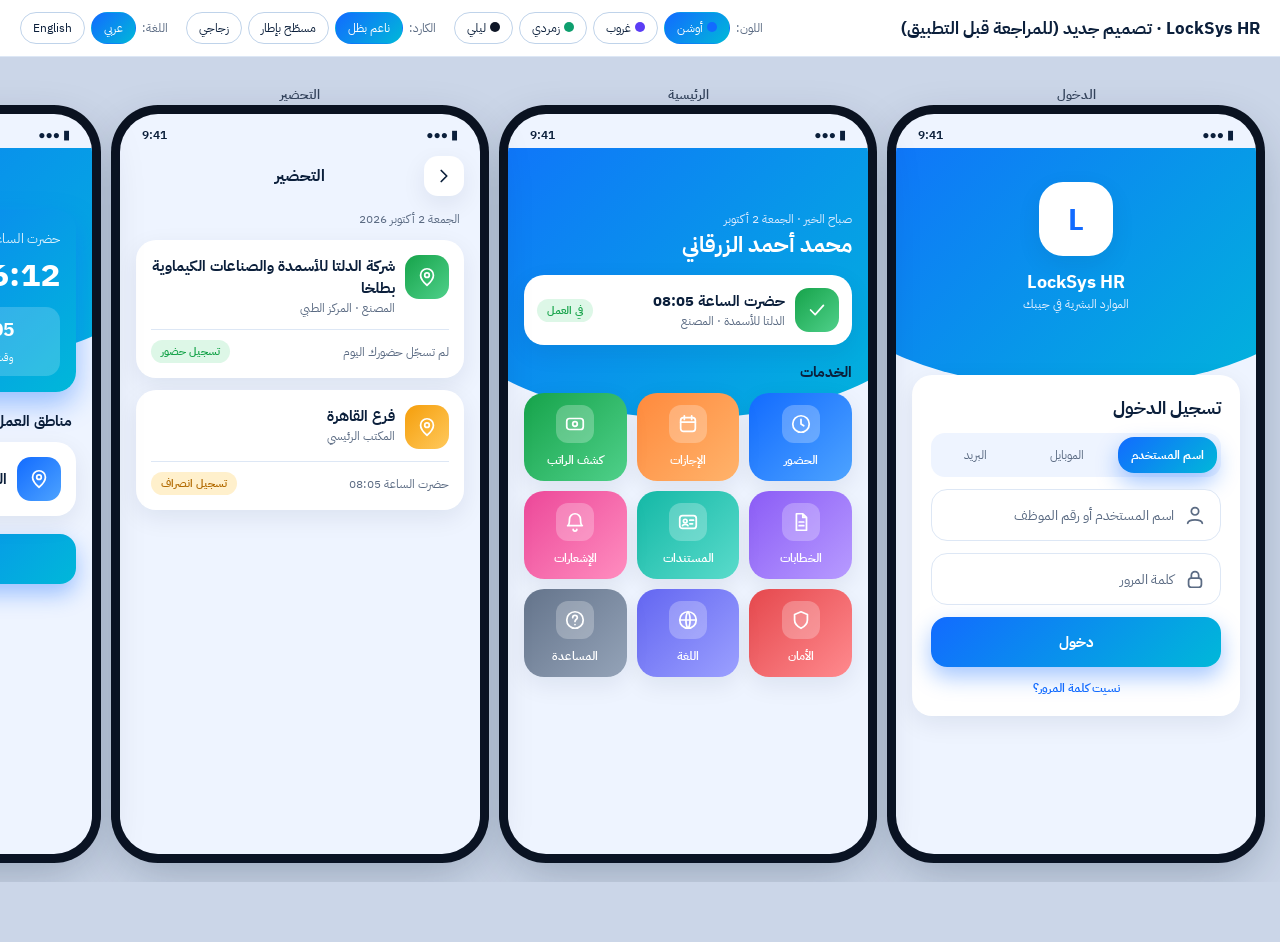
<file: design_system/redesign.html>
<!doctype html>
<html lang="ar" dir="rtl">
<head>
<meta charset="utf-8">
<meta name="viewport" content="width=device-width,initial-scale=1">
<title>LockSys HR - تصميم جديد للتطبيق</title>
<link href="https://fonts.googleapis.com/css2?family=IBM+Plex+Sans+Arabic:wght@400;500;600;700&display=swap" rel="stylesheet">
<style>
/* ============ tokens: every color of the app comes from here ============ */
:root{
  --p1:#126BFF; --p2:#00B8D9;           /* primary gradient */
  --bg:#EEF4FF;                         /* app background (never plain white) */
  --surface:#FFFFFF; --ink:#0B1F3B; --muted:#5B6B83; --line:#DDE7F5;
  --accent:#FF8A3D;
  --ok:#16A34A;   --ok-bg:#DDF7E7;
  --bad:#E5484D;  --bad-bg:#FDE4E5;
  --leave:#F59E0B;--leave-bg:#FFF0CC;
  --hol:#8B5CF6;  --hol-bg:#EBE4FF;
  --rest:#14B8A6; --rest-bg:#D7F5F1;
  --mis:#3B82F6;  --mis-bg:#DCEBFF;
  --future:#E6ECF6;
  --r:20px; --shadow:0 8px 24px rgba(11,31,59,.08); --card-border:transparent; --card-bg:var(--surface);
}
body[data-pal="sunset"]{--p1:#5B3DF5;--p2:#FF6B9D;--bg:#F5F0FF;--accent:#FFB020;--line:#E6DEFA}
body[data-pal="emerald"]{--p1:#0E9F6E;--p2:#12B5CB;--bg:#EAF9F3;--accent:#FF7A59;--line:#D3EEE3}
body[data-pal="night"]{--p1:#3B82F6;--p2:#8B5CF6;--bg:#0E1626;--surface:#17233A;--ink:#EAF1FF;--muted:#9DB0CF;--line:#25354F;--shadow:0 8px 24px rgba(0,0,0,.35);
  --ok-bg:#12351F;--bad-bg:#3A1A1C;--leave-bg:#3C2F0E;--hol-bg:#2A2150;--rest-bg:#0F3330;--mis-bg:#15294A;--future:#1D2B45}
body[data-card="flat"]{--r:14px;--shadow:none;--card-border:var(--line)}
body[data-card="glass"]{--r:24px;--card-bg:rgba(255,255,255,.62);--card-border:rgba(255,255,255,.7);--shadow:0 10px 30px rgba(18,107,255,.14)}
body[data-pal="night"][data-card="glass"]{--card-bg:rgba(23,35,58,.7);--card-border:rgba(255,255,255,.08)}
*{box-sizing:border-box;margin:0}
body{font-family:'IBM Plex Sans Arabic','Segoe UI',Tahoma,sans-serif;background:#CBD6E8;color:var(--ink);padding:0 0 60px}
body[data-pal="night"]{background:#05080F}
.top{position:sticky;top:0;z-index:10;background:#fff;border-bottom:1px solid #DDE7F5;padding:12px 20px;display:flex;gap:18px;flex-wrap:wrap;align-items:center}
body[data-pal="night"] .top{background:#0B1220;border-color:#25354F;color:#EAF1FF}
.top h1{font-size:17px;margin-inline-end:auto}
.grp{display:flex;gap:6px;align-items:center;font-size:12px;color:#5B6B83}
.grp button{border:1px solid #BFD3EA;background:#fff;border-radius:999px;padding:6px 12px;font:inherit;font-size:12px;cursor:pointer;color:#0B1F3B}
.grp button.on{background:linear-gradient(135deg,var(--p1),var(--p2));color:#fff;border-color:transparent}
.sw{width:10px;height:10px;border-radius:50%;display:inline-block;margin-inline-end:4px}
.gallery{display:flex;gap:28px;overflow-x:auto;padding:28px 24px;align-items:flex-start}
.cap{font-size:13px;font-weight:600;margin:0 0 10px;color:#34445C;text-align:center}
body[data-pal="night"] .cap{color:#9DB0CF}
.phone{width:360px;height:740px;border-radius:38px;background:var(--bg);box-shadow:0 18px 50px rgba(11,31,59,.28),0 0 0 9px #0B1220;position:relative;overflow:hidden;flex:none;display:flex;flex-direction:column}
.sb{display:flex;justify-content:space-between;padding:12px 22px 4px;font-size:12px;font-weight:600;color:var(--ink);direction:ltr}
.scr{flex:1;overflow:hidden;position:relative}
/* ---- building blocks ---- */
.blob{position:absolute;inset:-60px -60px auto -60px;height:330px;background:linear-gradient(135deg,var(--p1),var(--p2));border-radius:0 0 60% 60%/0 0 40% 40%}
.bar{display:flex;align-items:center;gap:10px;padding:8px 16px}
.bar .t{flex:1;text-align:center;font-weight:700;font-size:16px}
.bar.on-blob{color:#fff}
.sq{width:40px;height:40px;border-radius:14px;display:grid;place-items:center;background:var(--card-bg);border:1px solid var(--card-border);box-shadow:var(--shadow);color:var(--ink)}
.on-blob .sq{background:rgba(255,255,255,.22);border-color:rgba(255,255,255,.35);color:#fff;box-shadow:none}
.pad{padding:0 16px;position:relative}
.card{background:var(--card-bg);border:1px solid var(--card-border);border-radius:var(--r);box-shadow:var(--shadow);padding:14px;backdrop-filter:blur(8px)}
.hero{background:linear-gradient(135deg,var(--p1),var(--p2));color:#fff;border-radius:var(--r);padding:16px;box-shadow:0 12px 28px color-mix(in srgb,var(--p1) 40%,transparent)}
.hero small{opacity:.85}
.big{font-size:34px;font-weight:700;line-height:1.1}
.row{display:flex;align-items:center;gap:10px}
.sp{flex:1}
.h2{font-size:18px;font-weight:700}.h3{font-size:15px;font-weight:700}.sm{font-size:12px;color:var(--muted)}
.chip{display:inline-block;padding:3px 10px;border-radius:999px;font-size:11px;font-weight:600}
.ico{width:44px;height:44px;border-radius:14px;display:grid;place-items:center;color:#fff;flex:none}
.tiles{display:grid;grid-template-columns:repeat(3,1fr);gap:10px}
.tile{border-radius:var(--r);padding:12px 6px;text-align:center;color:#fff;font-size:12px;font-weight:600;box-shadow:var(--shadow);display:flex;flex-direction:column;gap:8px;align-items:center}
.tile .ic{width:38px;height:38px;border-radius:12px;background:rgba(255,255,255,.25);display:grid;place-items:center}
.btn{display:block;text-align:center;border-radius:16px;padding:14px;font-weight:700;font-size:15px;color:#fff;background:linear-gradient(135deg,var(--p1),var(--p2));box-shadow:0 10px 22px color-mix(in srgb,var(--p1) 38%,transparent)}
.btn.ghost{background:var(--card-bg);color:var(--ink);box-shadow:none;border:1px solid var(--line)}
.field{background:var(--card-bg);border:1px solid var(--line);border-radius:16px;padding:14px;color:var(--muted);font-size:14px;display:flex;gap:10px;align-items:center}
svg{width:22px;height:22px;fill:none;stroke:currentColor;stroke-width:1.9;stroke-linecap:round;stroke-linejoin:round}
.cal{display:grid;grid-template-columns:repeat(7,1fr);gap:6px}
.cal .d{aspect-ratio:1;border-radius:12px;display:grid;place-items:center;font-weight:700;font-size:13px;position:relative}
.cal .wd{font-size:10px;color:var(--muted);text-align:center;font-weight:600}
.star{position:absolute;top:2px;inset-inline-end:3px;font-size:10px;color:var(--ok)}
.fig{flex:1;text-align:center;border-radius:14px;padding:8px 2px}
.fig b{display:block;font-size:19px}.fig span{font-size:10px}
.map{position:absolute;inset:0;background:
 linear-gradient(#fff 3px,transparent 3px) 0 0/62px 62px,linear-gradient(90deg,#fff 3px,transparent 3px) 0 0/62px 62px,#DCE8F4}
.zone{position:absolute;width:190px;height:190px;border-radius:50%;background:color-mix(in srgb,var(--p1) 20%,transparent);border:3px solid var(--p1);inset-inline-start:85px;top:120px}
.pin{position:absolute;width:24px;height:24px;border-radius:50%;background:var(--ok);border:4px solid #fff;box-shadow:0 0 0 8px color-mix(in srgb,var(--ok) 30%,transparent);inset-inline-start:150px;top:196px}
.cam{background:linear-gradient(#123B6E,#071F3D);border-radius:var(--r);height:330px;position:relative;overflow:hidden}
.oval{position:absolute;inset:34px 64px;border-radius:50%;border:4px solid #fff;box-shadow:0 0 0 400px rgba(2,11,24,.55)}
.arc{position:absolute;inset:34px 64px;border-radius:50%;border:6px solid transparent;border-top-color:#39D98A;border-inline-end-color:#39D98A;transform:rotate(-40deg)}
.dots{display:flex;gap:6px;justify-content:center}.dots i{width:28px;height:5px;border-radius:3px;background:var(--line)}.dots i.on{background:var(--ok)}
.nav{display:flex;justify-content:space-around;padding:10px 6px 16px;background:var(--card-bg);border-top:1px solid var(--line);font-size:10px;color:var(--muted)}
.nav div{display:flex;flex-direction:column;align-items:center;gap:3px}.nav .a{color:var(--p1);font-weight:700}
</style>
</head>
<body data-pal="ocean" data-card="soft">
<div class="top">
  <h1>LockSys HR · تصميم جديد (للمراجعة قبل التطبيق)</h1>
  <div class="grp" id="gPal">اللون:
    <button data-v="ocean" class="on"><i class="sw" style="background:#126BFF"></i>أوشن</button>
    <button data-v="sunset"><i class="sw" style="background:#5B3DF5"></i>غروب</button>
    <button data-v="emerald"><i class="sw" style="background:#0E9F6E"></i>زمردي</button>
    <button data-v="night"><i class="sw" style="background:#0E1626"></i>ليلي</button>
  </div>
  <div class="grp" id="gCard">الكارد:
    <button data-v="soft" class="on">ناعم بظل</button><button data-v="flat">مسطّح بإطار</button><button data-v="glass">زجاجي</button>
  </div>
  <div class="grp" id="gLang">اللغة: <button data-v="ar" class="on">عربي</button><button data-v="en">English</button></div>
</div>
<div class="gallery" id="g"></div>
<script>
let lang='ar';
const L=(a,e)=>lang==='ar'?a:e;
const I={
 back:'<svg viewBox="0 0 24 24"><path d="M9 6l6 6-6 6"/></svg>',
 bell:'<svg viewBox="0 0 24 24"><path d="M6 9a6 6 0 0112 0c0 6 2 7 2 7H4s2-1 2-7M10 20a2 2 0 004 0"/></svg>',
 clock:'<svg viewBox="0 0 24 24"><circle cx="12" cy="12" r="9"/><path d="M12 7v5l3 2"/></svg>',
 cal:'<svg viewBox="0 0 24 24"><rect x="4" y="5" width="16" height="15" rx="3"/><path d="M8 3v4M16 3v4M4 10h16"/></svg>',
 money:'<svg viewBox="0 0 24 24"><rect x="3" y="6" width="18" height="12" rx="3"/><circle cx="12" cy="12" r="2.5"/></svg>',
 file:'<svg viewBox="0 0 24 24"><path d="M7 3h7l4 4v14H7zM14 3v4h4M10 12h5M10 16h5"/></svg>',
 id:'<svg viewBox="0 0 24 24"><rect x="3" y="5" width="18" height="14" rx="3"/><circle cx="9" cy="11" r="2"/><path d="M14 10h4M14 14h3M6 16c.5-2 5.5-2 6 0"/></svg>',
 shield:'<svg viewBox="0 0 24 24"><path d="M12 3l7 3v6c0 4-3 7-7 9-4-2-7-5-7-9V6z"/></svg>',
 globe:'<svg viewBox="0 0 24 24"><circle cx="12" cy="12" r="9"/><path d="M3 12h18M12 3c3 3 3 15 0 18M12 3c-3 3-3 15 0 18"/></svg>',
 help:'<svg viewBox="0 0 24 24"><circle cx="12" cy="12" r="9"/><path d="M9.5 9.5a2.5 2.5 0 015 0c0 2-2.5 2-2.5 4M12 17v.01"/></svg>',
 loc:'<svg viewBox="0 0 24 24"><path d="M12 21s7-6 7-11a7 7 0 10-14 0c0 5 7 11 7 11z"/><circle cx="12" cy="10" r="2.5"/></svg>',
 user:'<svg viewBox="0 0 24 24"><circle cx="12" cy="8" r="4"/><path d="M4 21c1-5 15-5 16 0"/></svg>',
 lock:'<svg viewBox="0 0 24 24"><rect x="5" y="11" width="14" height="10" rx="3"/><path d="M8 11V8a4 4 0 018 0v3"/></svg>',
 check:'<svg viewBox="0 0 24 24"><path d="M5 12l5 5 9-10"/></svg>',
 plus:'<svg viewBox="0 0 24 24"><path d="M12 5v14M5 12h14"/></svg>',
 home:'<svg viewBox="0 0 24 24"><path d="M4 11l8-7 8 7v9H4z"/></svg>',
 star:'<svg viewBox="0 0 24 24" style="width:12px;height:12px;fill:currentColor"><path d="M12 3l2.7 5.5 6 .9-4.4 4.2 1 6L12 16.8 6.7 19.6l1-6L3.3 9.4l6-.9z"/></svg>',
 fwd:'<svg viewBox="0 0 24 24"><path d="M15 6l-6 6 6 6"/></svg>',
};
const sb=()=>`<div class="sb"><span>9:41</span><span>●●● ▮</span></div>`;
const phone=(title,body)=>`<div><div class="cap">${title}</div><div class="phone">${sb()}<div class="scr">${body}</div></div></div>`;
const ico=(c,i)=>`<div class="ico" style="background:${c}">${I[i]}</div>`;
const barBack=(t,on)=>`<div class="bar ${on?'on-blob':''}"><div class="sq">${I.back}</div><div class="t">${t}</div><div style="width:40px"></div></div>`;
const g=(a,b)=>`linear-gradient(135deg,${a},${b})`;

const S={};
S.login=()=>phone(L('الدخول','Sign in'),`
 <div class="blob" style="height:300px"></div>
 <div class="pad" style="padding-top:34px;text-align:center;color:#fff">
  <div style="width:74px;height:74px;border-radius:24px;background:#fff;margin:0 auto 12px;display:grid;place-items:center;color:var(--p1);font-weight:800;font-size:30px;box-shadow:var(--shadow)">L</div>
  <div class="h2" style="color:#fff">LockSys HR</div><div class="sm" style="color:#E6F0FF">${L('الموارد البشرية في جيبك','HR in your pocket')}</div></div>
 <div class="pad" style="margin-top:62px"><div class="card" style="display:grid;gap:12px;padding:18px">
  <div class="h2">${L('تسجيل الدخول','Sign in')}</div>
  <div class="row" style="background:var(--bg);border-radius:14px;padding:4px"><div class="sp btn" style="padding:9px;font-size:12px">${L('اسم المستخدم','Username')}</div><div class="sp sm" style="text-align:center">${L('الموبايل','Mobile')}</div><div class="sp sm" style="text-align:center">${L('البريد','Email')}</div></div>
  <div class="field">${I.user}${L('اسم المستخدم أو رقم الموظف','Username or employee no.')}</div>
  <div class="field">${I.lock}${L('كلمة المرور','Password')}</div>
  <div class="btn">${L('دخول','Sign in')}</div>
  <div class="sm" style="text-align:center;color:var(--p1);font-weight:600">${L('نسيت كلمة المرور؟','Forgot password?')}</div>
 </div></div>`);

S.home=()=>{
 const t=[['#126BFF','#4DA3FF','clock',L('الحضور','Attendance')],['#FF8A3D','#FFB36B','cal',L('الإجازات','Leave')],['#16A34A','#4FD08A','money',L('كشف الراتب','Payslip')],
 ['#8B5CF6','#B79BFF','file',L('الخطابات','Letters')],['#14B8A6','#5ADBCB','id',L('المستندات','Documents')],['#EC4899','#FF8DBF','bell',L('الإشعارات','Alerts')],
 ['#E5484D','#FF8A8E','shield',L('الأمان','Security')],['#6366F1','#9BA0FF','globe',L('اللغة','Language')],['#64748B','#94A3B8','help',L('المساعدة','Help')]];
 return phone(L('الرئيسية','Home'),`
 <div class="blob"></div>
 <div class="bar on-blob"><div class="sq">${I.bell}</div><div class="sp"></div><div class="row" style="font-weight:700">LockSys HR<div class="ico" style="width:34px;height:34px;border-radius:12px;background:#fff;color:var(--p1)">${I.user}</div></div></div>
 <div class="pad" style="color:#fff;margin-top:6px"><div class="sm" style="color:#DCEBFF">${L('صباح الخير · الجمعة 2 أكتوبر','Good morning · Fri, Oct 2')}</div><div class="h2" style="color:#fff;font-size:22px">${L('محمد أحمد الزرقاني','Mohamed El-Zorkany')}</div></div>
 <div class="pad" style="margin-top:14px"><div class="card row" style="padding:12px">${ico(g('#16A34A','#4FD08A'),'check')}<div class="sp"><div class="h3">${L('حضرت الساعة 08:05','Checked in at 08:05')}</div><div class="sm">${L('الدلتا للأسمدة · المصنع','Delta · Factory')}</div></div><span class="chip" style="background:var(--ok-bg);color:var(--ok)">${L('في العمل','At work')}</span></div></div>
 <div class="pad" style="margin-top:16px"><div class="h3" style="margin-bottom:10px">${L('الخدمات','Services')}</div>
 <div class="tiles">${t.map(x=>`<div class="tile" style="background:${g(x[0],x[1])}"><div class="ic">${I[x[2]]}</div>${x[3]}</div>`).join('')}</div></div>`);
};

S.sites=()=>phone(L('التحضير','Check-in'),`
 ${barBack(L('التحضير','Check-in'))}
 <div class="pad"><div class="sm" style="margin:6px 4px 12px">${L('الجمعة 2 أكتوبر 2026','Friday, October 2, 2026')}</div>
 <div class="card" style="display:grid;gap:12px"><div class="row" style="align-items:flex-start">${ico(g('#16A34A','#4FD08A'),'loc')}<div class="sp"><div class="h3">${L('شركة الدلتا للأسمدة والصناعات الكيماوية بطلخا','Talkha Delta Fertilizers')}</div><div class="sm">${L('المصنع · المركز الطبي','Factory · Medical center')}</div></div></div>
 <div class="row" style="border-top:1px solid var(--line);padding-top:10px"><div class="sm sp">${L('لم تسجّل حضورك اليوم','You have not checked in yet')}</div><span class="chip" style="background:var(--ok-bg);color:var(--ok)">${L('تسجيل حضور','Check in')}</span></div></div>
 <div class="card" style="display:grid;gap:12px;margin-top:12px"><div class="row" style="align-items:flex-start">${ico(g('#F59E0B','#FFC95C'),'loc')}<div class="sp"><div class="h3">${L('فرع القاهرة','Cairo branch')}</div><div class="sm">${L('المكتب الرئيسي','Head office')}</div></div></div>
 <div class="row" style="border-top:1px solid var(--line);padding-top:10px"><div class="sm sp">${L('حضرت الساعة 08:05','Checked in at 08:05')}</div><span class="chip" style="background:var(--leave-bg);color:#B26A00">${L('تسجيل انصراف','Check out')}</span></div></div></div>`);

S.site=()=>phone(L('شاشة الموقع','A site'),`
 <div class="blob" style="height:280px"></div>${barBack(L('شركة الدلتا','Delta'),1)}
 <div class="pad" style="margin-top:6px"><div class="hero"><small>${L('حضرت الساعة 08:05','Checked in at 08:05')}</small><div class="big" style="margin:6px 0 14px">6:12 <small style="font-size:14px">${L('ساعات العمل','hours worked')}</small></div>
  <div class="row"><div class="fig" style="background:rgba(255,255,255,.18)"><b>08:05</b><span>${L('وقت الحضور','Check-in time')}</span></div><div class="fig" style="background:rgba(255,255,255,.18)"><b>--:--</b><span>${L('وقت الانصراف','Check-out time')}</span></div></div></div>
  <div class="h3" style="margin:18px 4px 10px">${L('مناطق العمل','Work areas')}</div>
  <div class="card row">${ico(g('#126BFF','#4DA3FF'),'loc')}<div class="h3">${L('المصنع','Factory')}</div></div>
  <div class="btn" style="margin-top:18px">${L('تسجيل انصراف','Check out')}</div></div>`);

S.map=()=>phone(L('الخطوة 1: الموقع','Step 1: location'),`
 <div class="map"></div><div class="zone"></div><div class="pin"></div>
 <div class="bar" style="position:relative">${`<div class="sq">${I.back}</div><div class="t">${L('تسجيل حضور','Check in')}</div><div style="width:40px"></div>`}</div>
 <div class="pad" style="position:absolute;bottom:18px;inset-inline:0"><div class="card" style="display:grid;gap:12px">
  <div class="row">${ico(g('#16A34A','#4FD08A'),'loc')}<div class="sp"><div class="h3">${L('أنت داخل المصنع','You are inside Factory')}</div><div class="sm">${L('موقعك مطابق لمنطقة العمل','Your location matches the work area')}</div></div></div>
  <div class="btn">${L('متابعة','Continue')}</div></div></div>`);

S.face=()=>phone(L('الخطوة 2: الوجه','Step 2: face'),`
 ${barBack(L('تسجيل حضور','Check in'))}
 <div class="pad"><div class="sm" style="text-align:center;margin:4px 0 8px">${L('الخطوة 2 من 3','Step 2 of 3')}</div>
 <div class="cam"><div class="oval"></div><div class="arc"></div><div style="position:absolute;inset-inline-end:14px;top:150px;color:#fff;font-size:30px">›</div></div>
 <div class="h2" style="text-align:center;margin:16px 0 10px">${L('لف رأسك لليمين','Turn your head to the right')}</div>
 <div class="dots"><i class="on"></i><i class="on"></i><i></i></div>
 <div class="sm" style="text-align:center;margin-top:14px">${L('تحقق مباشر. الصورة أو الشاشة لن تنفع','A live check. A photo or a screen will not work')}</div></div>`);

S.month=()=>{
 const st={P:['var(--ok-bg)','var(--ok)'],A:['var(--bad-bg)','var(--bad)'],L:['var(--leave-bg)','#B26A00'],H:['var(--hol-bg)','var(--hol)'],R:['var(--rest-bg)','var(--rest)'],M:['var(--mis-bg)','var(--mis)'],F:['var(--future)','var(--muted)'],T:['var(--surface)','var(--ink)']};
 // Oct 2026: 1 = Thursday. Week starts Saturday.
 const map={1:'P',2:'T'};const off=[3,9,10,16,17,23,24,30,31];
 const cells=[];for(let i=0;i<5;i++)cells.push('');
 for(let d=1;d<=31;d++){let k=map[d]||(d>2?'F':'P');if(d===1)k='P';if(d>2&&off.includes(d))k='R';if(d===6)k='H';if(d>2&&!off.includes(d)&&d!==6)k='F';cells.push([d,k]);}
 const wd=lang==='ar'?['س','ح','ن','ث','ر','خ','ج']:['Sa','Su','Mo','Tu','We','Th','Fr'];
 return phone(L('ملخص الشهر','Month summary'),`
 ${barBack(L('ملخص الشهر','Month summary'))}
 <div class="pad"><div class="row" style="margin:2px 0 10px"><div class="sq">${I.back}</div><div class="h2 sp" style="text-align:center">${L('أكتوبر 2026','October 2026')}</div><div class="sq" style="opacity:.35;transform:scaleX(-1)">${I.back}</div></div>
 <div class="row" style="gap:6px;margin-bottom:6px">${[['2','present','P'],['0','absent','A'],['0','leave','L'],['1','holiday','H']].map((x,i)=>`<div class="fig" style="background:${st[x[2]][0]};color:${st[x[2]][1]}"><b>${x[0]}</b><span>${[L('حضور','Present'),L('غياب','Absent'),L('إجازة','Leave'),L('عطلة','Holiday')][i]}</span></div>`).join('')}</div>
 <div class="row" style="gap:6px;margin-bottom:12px">${[['9',L('راحة','Rest'),'R'],['0',L('مأمورية','Mission'),'M'],['1',L('حضرت يوم راحة','Worked rest'),'P'],['20',L('ساعات','Hours'),'M']].map(x=>`<div class="fig" style="background:${st[x[2]][0]};color:${st[x[2]][1]}"><b>${x[0]}</b><span>${x[1]}</span></div>`).join('')}</div>
 <div class="card" style="padding:10px"><div class="cal">${wd.map(w=>`<div class="wd">${w}</div>`).join('')}${cells.map(c=>c===''?'<div></div>':`<div class="d" style="background:${st[c[1]][0]};color:${st[c[1]][1]};${c[1]==='T'?'border:2px solid var(--p1)':''}">${c[0]}${c[0]===2?`<span class="star">${I.star}</span>`:''}</div>`).join('')}</div></div>
 <div class="row" style="flex-wrap:wrap;gap:8px 12px;margin-top:12px;font-size:11px;color:var(--muted)">${[['P',L('حاضر','Present')],['A',L('غائب','Absent')],['L',L('إجازة','Leave')],['H',L('عطلة رسمية','Holiday')],['R',L('راحة','Rest')],['M',L('مأمورية','Mission')]].map(x=>`<span><i style="display:inline-block;width:12px;height:12px;border-radius:4px;background:${st[x[0]][0]};border:1px solid ${st[x[0]][1]};vertical-align:middle"></i> ${x[1]}</span>`).join('')}</div></div>`);
};

S.leave=()=>phone(L('أرصدتي','My balances'),`
 ${barBack(L('أرصدتي','My balances'))}
 <div class="pad" style="display:grid;gap:12px"><div class="sm" style="margin:4px 4px 0">${L('المتبقي من كل نوع إجازة','What is left of each leave type')}</div>
 ${[[L('الإجازة السنوية','Annual leave'),'264',98,'#126BFF','#00B8D9',[['240',L('المرحّل','Carried')],['30',L('الاستحقاق','Entitlement')],['6',L('المستخدم','Used')]]],[L('الإجازة العارضة','Casual leave'),'2',29,'#FF8A3D','#FFC15E',[['7',L('الاستحقاق','Entitlement')],['5',L('المستخدم','Used')]]]].map(c=>`
 <div class="card" style="padding:16px"><div class="row"><div class="h2 sp">${c[0]}</div><div style="background:linear-gradient(135deg,${c[3]},${c[4]});color:#fff;border-radius:14px;padding:6px 14px;text-align:center"><b style="font-size:20px">${c[1]}</b><div style="font-size:10px">${L('يوم متبقي','days left')}</div></div></div>
 <div style="height:8px;background:var(--bg);border-radius:6px;margin:14px 0"><i style="display:block;height:100%;width:${c[2]}%;border-radius:6px;background:linear-gradient(90deg,${c[3]},${c[4]})"></i></div>
 <div class="row">${c[5].map(f=>`<div class="fig"><b>${f[0]}</b><span class="sm">${f[1]}</span></div>`).join('')}</div></div>`).join('')}
 <div class="btn ghost">${L('طلب إجازة','Request leave')}</div></div>`);

S.account=()=>phone(L('حسابي','Account'),`
 <div class="blob" style="height:250px"></div>${barBack(L('حسابي','Account'),1)}
 <div class="pad" style="text-align:center;color:#fff"><div style="width:78px;height:78px;border-radius:26px;background:#fff;color:var(--p1);margin:0 auto 8px;display:grid;place-items:center;font-size:30px;font-weight:800;box-shadow:var(--shadow)">م ز</div><div class="h2" style="color:#fff">${L('محمد أحمد الزرقاني','Mohamed El-Zorkany')}</div><div class="sm" style="color:#DCEBFF">10151</div></div>
 <div class="pad" style="margin-top:34px;display:grid;gap:12px">
  <div class="card" style="display:grid;gap:12px">${[['id',L('الوظيفة','Job'),L('مهندس','Engineer'),'#126BFF'],['loc',L('الموقع','Site'),L('الدلتا للأسمدة','Delta'),'#16A34A'],['user',L('المدير المباشر','Manager'),L('أحمد علي','Ahmed Ali'),'#FF8A3D'],['cal',L('تاريخ التعيين','Hire date'),'15 Mar 2020','#8B5CF6']].map(r=>`<div class="row">${ico(r[3],r[0])}<div class="sp"><div class="sm">${r[1]}</div><div class="h3">${r[2]}</div></div></div>`).join('')}</div>
  <div class="btn ghost" style="color:var(--bad)">${L('تسجيل الخروج','Sign out')}</div></div>`);

function render(){
 document.documentElement.lang=lang;document.documentElement.dir=lang==='ar'?'rtl':'ltr';
 document.getElementById('g').innerHTML=['login','home','sites','site','map','face','month','leave','account'].map(k=>S[k]()).join('');
}
function bind(id,fn){document.querySelectorAll('#'+id+' button').forEach(b=>b.onclick=()=>{document.querySelectorAll('#'+id+' button').forEach(x=>x.classList.remove('on'));b.classList.add('on');fn(b.dataset.v)})}
bind('gPal',v=>document.body.dataset.pal=v);bind('gCard',v=>document.body.dataset.card=v);bind('gLang',v=>{lang=v;render()});
render();
</script>
</body>
</html>
</file>
